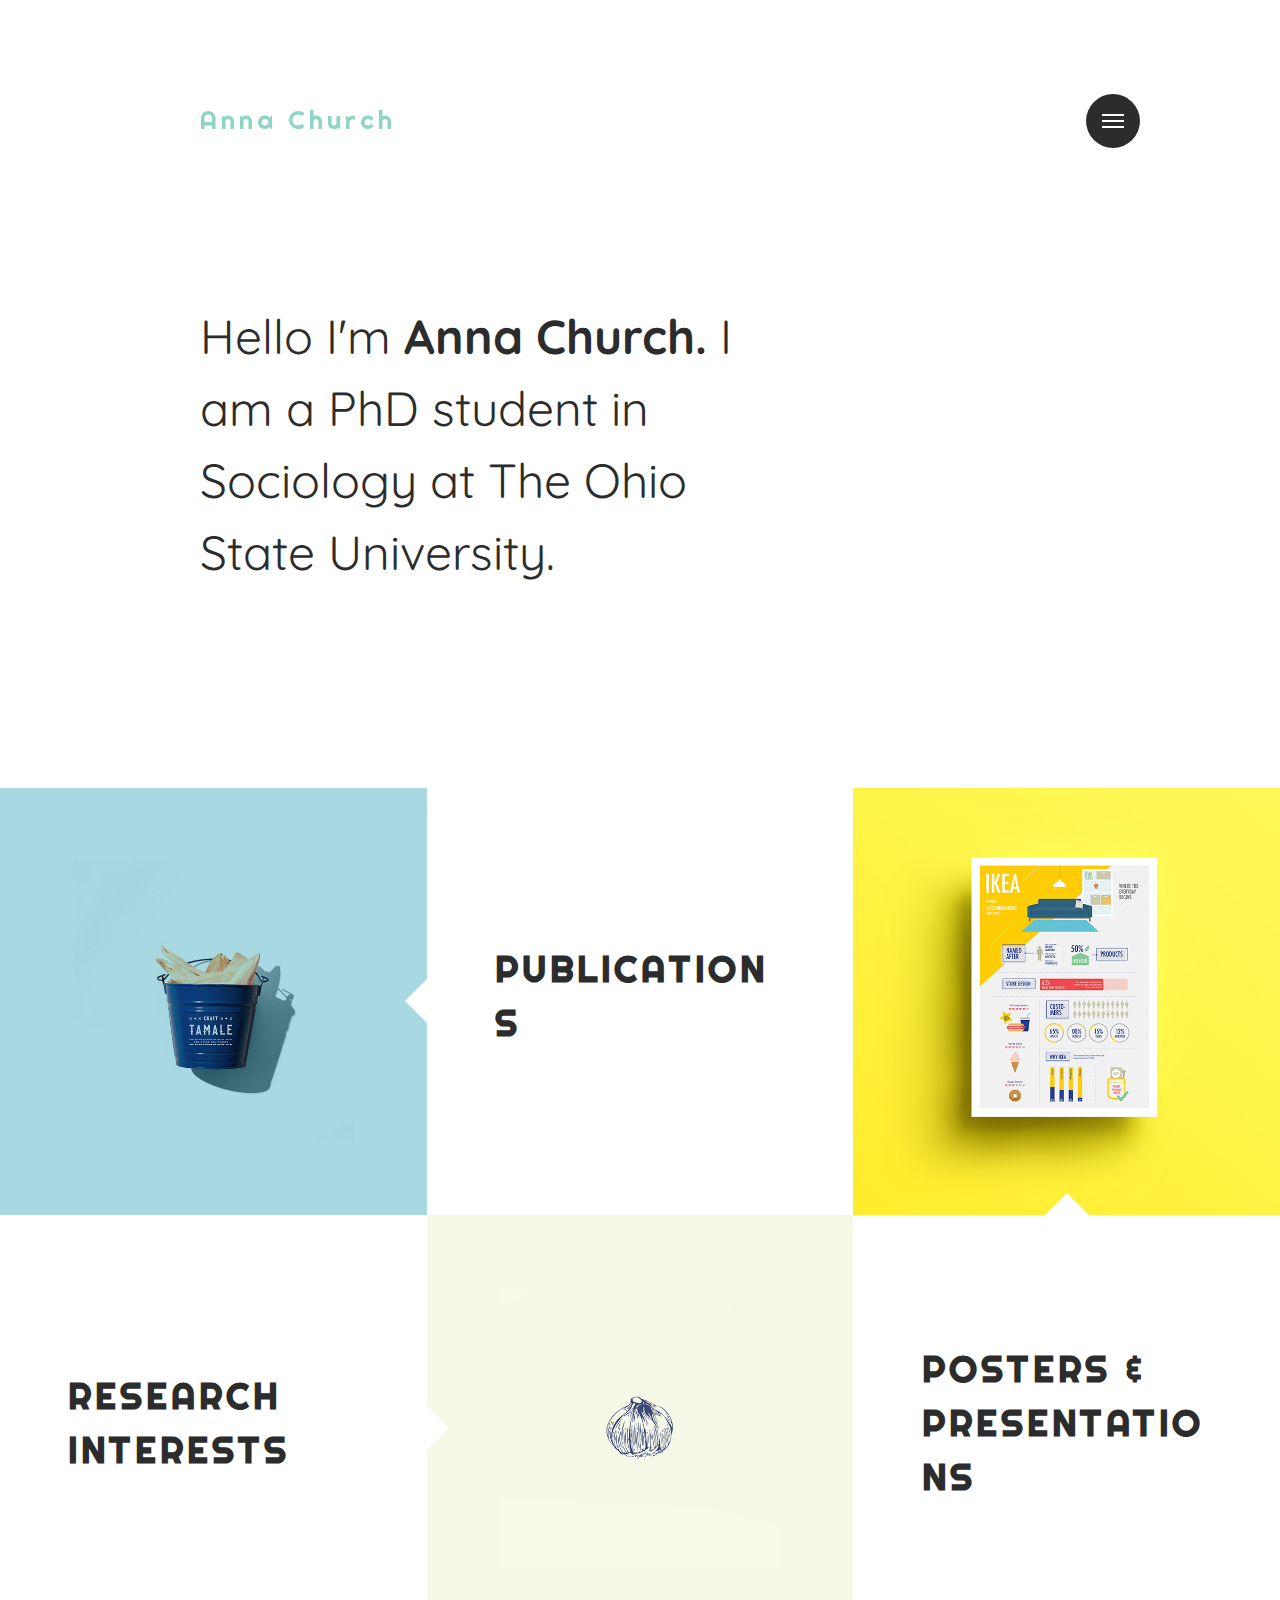
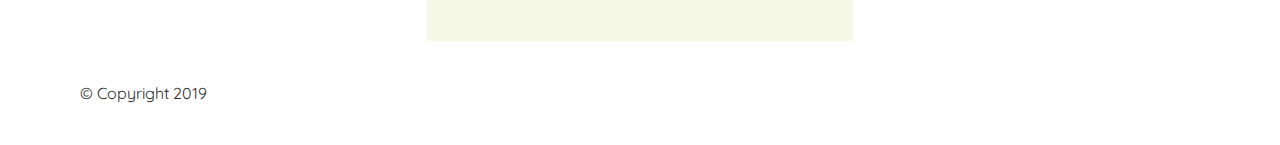
<file: index.html>
<!DOCTYPE html>
<html lang="en" class="no-js">
<head>
<meta http-equiv="Content-Type" content="text/html; charset=utf-8" >
    <meta charset="utf-8" />
    <meta name="viewport" content="width=device-width" />
    <meta http-equiv="x-ua-compatible" content="ie=edge">
    <title>Anna Church</title>
 
    <link rel="stylesheet" href="style.css" media="screen" />
   

    <link href='http://fonts.googleapis.com/css?family=Righteous&subset=latin,latin-ext' rel='stylesheet' type='text/css'>
    <link href='http://fonts.googleapis.com/css?family=Quicksand:300,400,700' rel='stylesheet' type='text/css'>

     <script src="scripts/modernizr.js"></script>

</head>

<body>


    
    <a href="#cd-nav" class="cd-nav-trigger">Menu 
        <span class="cd-nav-icon"></span>

        <svg x="0px" y="0px" width="54px" height="54px" viewBox="0 0 54 54">
            <circle fill="transparent" stroke="#90D4C5" stroke-width="2" cx="27" cy="27" r="25" stroke-dasharray="157 157" stroke-dashoffset="157"></circle>
        </svg>
    </a>
        
    <div id="cd-nav" class="cd-nav">
        <div class="cd-navigation-wrapper">
            <div class="cd-half-block">


                <nav>
                    <ul class="cd-primary-nav">
                        <li><a href="index.html" class="selected">Home</a></li>
                        <li><a href="publications.html">Publications</a></li>
                        <li><a href="research.html">Research</a></li>
                        <li><a href="presentations.html">Presentations</a></li>
                        <li><a href="">CV</a></li>
                        <li><a href="mailto:church.213@osu.edu">Contact</a></li>
                    </ul>
                </nav>
            </div><!-- .cd-half-block -->
            
            <div class="cd-half-block">
                <address>
                    <ul class="cd-contact-info">
                        <li><a href="mailto:church.213@osu.edu">church.213@osu.edu</a></li>
                    </ul>
                    <ul class="cd-contact-socials">
                        <li><a href="https://twitter.com/anna_cchurch?lang=en">Twitter</a></li>   
                        <li><a href="https://github.com/acchurch">Github</a></li>     
                    </ul>
                </address>
            </div> <!-- .cd-half-block -->
        </div> <!-- .cd-navigation-wrapper -->
    </div> <!-- .cd-nav -->

    <div class="site-container">

        <header class="site-header cf">
            <div class="site-title"><a href="index.html">Anna Church</a></div>

            <div class="cf"></div>

            <div class="site-tagline">
                <p>Hello  I'm <strong>Anna Church.</strong> I am a PhD student in Sociology at The Ohio State University.</p>
            </div>
            
        </header><!-- / .site-header -->

        <section class="site-content">
            
            
            <div class="projects-feed cf">

                <article class="project cf">
                    <a href="publications.html" title="Publications">
                        <div class="thumb">
                            <div data-picture data-alt="">
                                <div data-src="img/portfolio-1.jpg"></div>
                                
                                <!--[if (lt IE 9) & (!IEMobile)]>
                                <div data-src="img/portfolio-1.jpg"></div>
                                <![endif]-->
                                
                                <noscript>
                                    <img src="img/portfolio-1.jpg" alt="" />
                                </noscript>
                            </div>
                        </div>

                        <div class="project-content-container">
                            <div class="project-content">
                                <div class="table">
                                    <div class="table-cell">
                                        <h2 class="thumbnail-title">Publications</h2>
                                        
                                        <p class="thumbnail-description"></p>
                                    </div>
                                </div>
                            </div>
                        </div>

                        <div class="overlay"></div>
                    </a>
                </article>
                <article class="project cf">
                    <a href="presentations.html" title="Presentations">
                        <div class="thumb">
                            <div data-picture data-alt="">
                                <div data-src="img/portfolio-2.jpg"></div>
                                
                                <!--[if (lt IE 9) & (!IEMobile)]>
                                <div data-src="img/portfolio-2.jpg"></div>
                                <![endif]-->
                                
                                <noscript>
                                    <img src="img/portfolio-2.jpg" alt="" />
                                </noscript>
                            </div>
                        </div>

                        <div class="project-content-container">
                            <div class="project-content">
                                <div class="table">
                                    <div class="table-cell">
                                        <h2 class="thumbnail-title">Posters & Presentations</h2>
                                        
                                        <p class="thumbnail-description"></p>
                                    </div>
                                </div>
                            </div>
                        </div>

                        <div class="overlay"></div>
                    </a>
                </article>
                <article class="project cf">
                    <a href="research.html" title="Research Interests">
                        <div class="thumb">
                            <div data-picture data-alt="">
                                <div data-src="img/portfolio-3.jpg"></div>
                                
                                <!--[if (lt IE 9) & (!IEMobile)]>
                                <div data-src="img/portfolio-3.jpg"></div>
                                <![endif]-->
                                
                                <noscript>
                                    <img src="img/portfolio-3.jpg" alt="" />
                                </noscript>
                            </div>
                        </div>

                        <div class="project-content-container">
                            <div class="project-content">
                                <div class="table">
                                    <div class="table-cell">
                                        <h2 class="thumbnail-title">Research Interests</h2>
                                        
                                        <p class="thumbnail-description"></p>
                                    </div>
                                </div>
                            </div>
                        </div>

                        <div class="overlay"></div>
                    </a>
                </article>


            <!--END .projects-feed-->
            </div>
                        
        <!--END .site-content-->
        </section>

         <footer class="site-footer cf">
            <p class="footer-text">© Copyright 2019 </p>
        </footer>
    <!--END .site-container-->
    </div>

    <script src="scripts/jquery-2.1.4.min.js"></script>
    <script src="scripts/jquery.fitvids.js"></script>
    <script src="scripts/jquery.imagesloaded.min.js"></script>
    <script src="scripts/main.js"></script>  
 

</body>
</html>
</file>
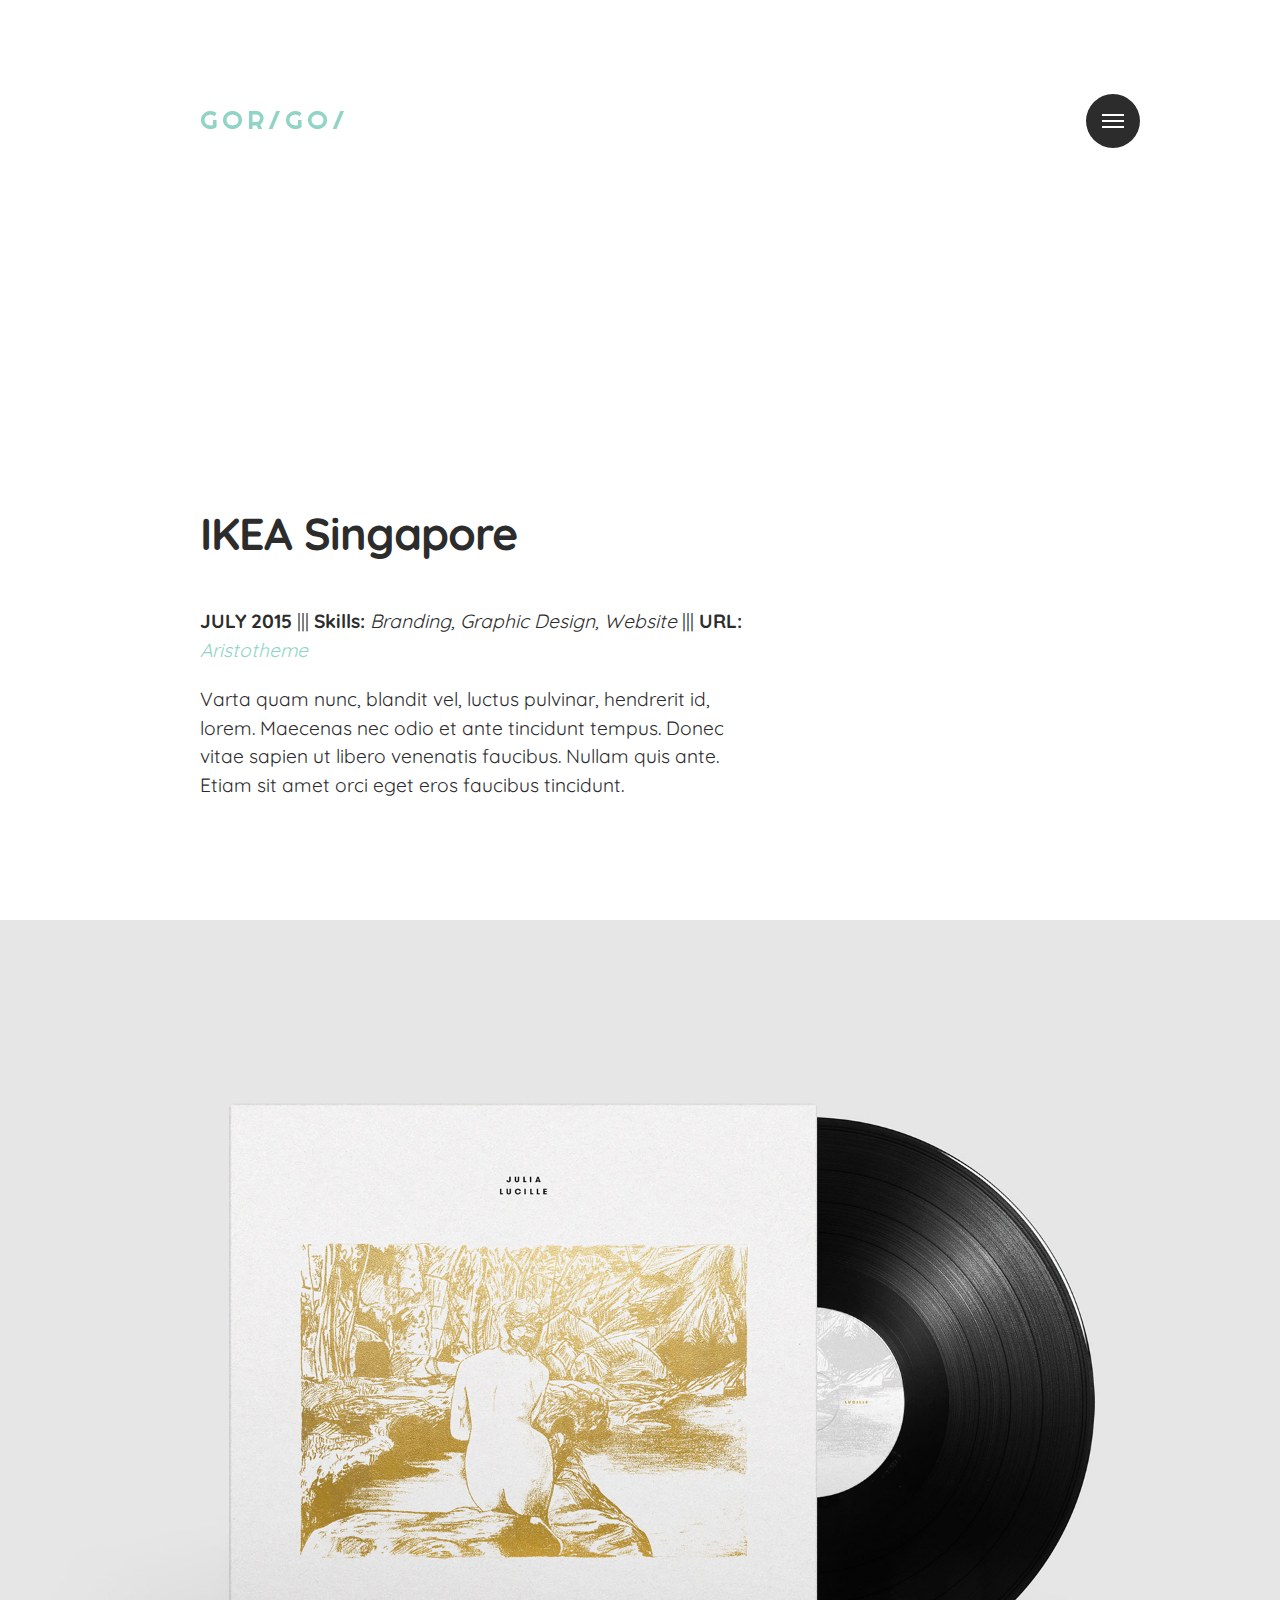
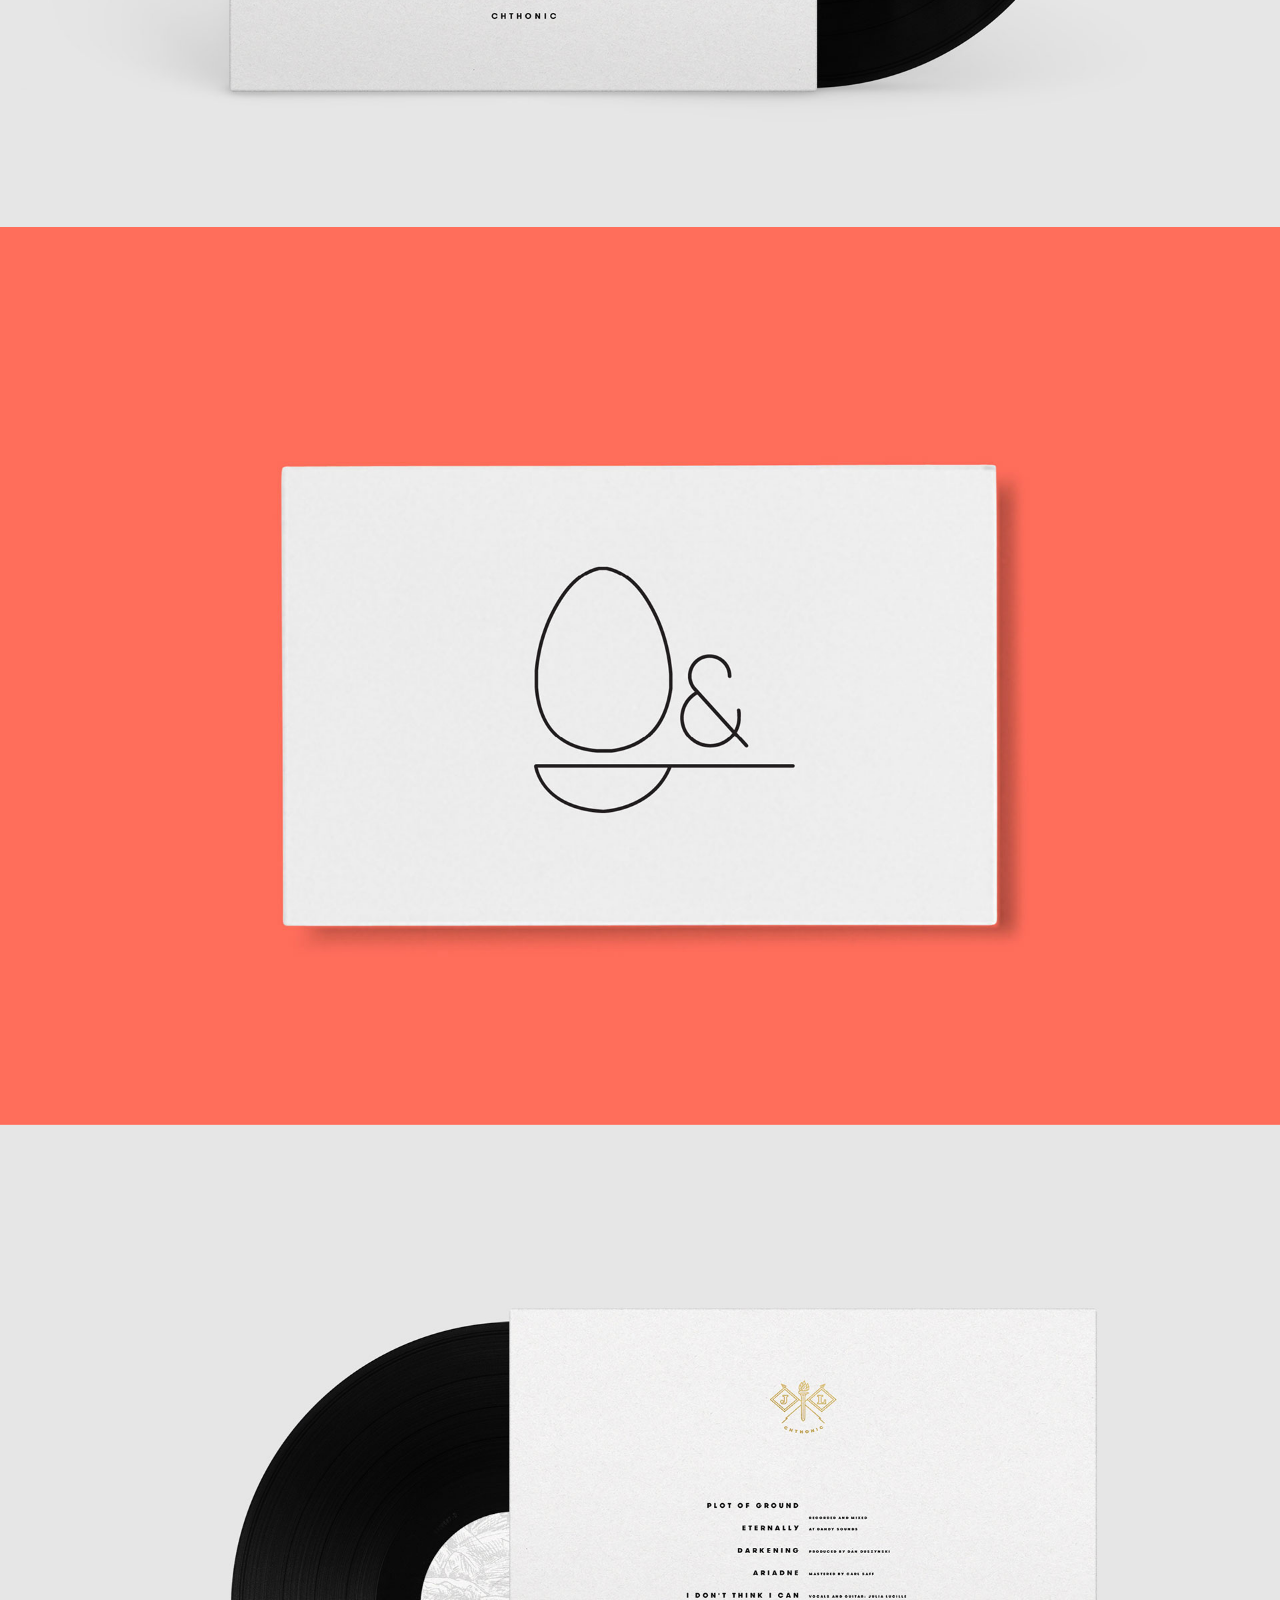
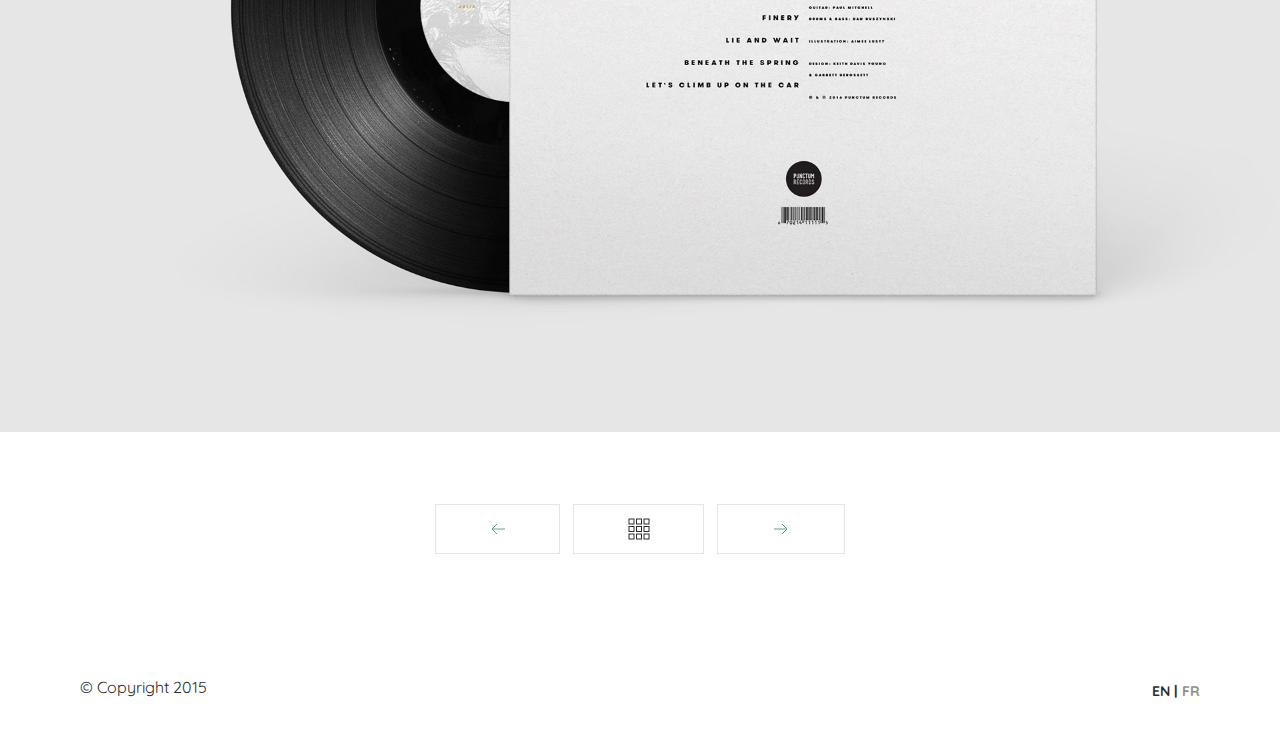
<file: portfolio-item.html>
<!DOCTYPE html>
<html lang="en" class="no-js">
<head>
<meta http-equiv="Content-Type" content="text/html; charset=utf-8" >
    <meta charset="utf-8" />
    <meta name="viewport" content="width=device-width" />
    <meta http-equiv="x-ua-compatible" content="ie=edge">
    <title>GOR/GO/</title>
 
    <link rel="stylesheet" href="style.css" media="screen" />
   

    <link href='http://fonts.googleapis.com/css?family=Righteous&subset=latin,latin-ext' rel='stylesheet' type='text/css'>
    <link href='http://fonts.googleapis.com/css?family=Quicksand:300,400,700' rel='stylesheet' type='text/css'>

     <script src="scripts/modernizr.js"></script>

</head>

<body>
    
    <a href="#cd-nav" class="cd-nav-trigger">Menu 
        <span class="cd-nav-icon"></span>

        <svg x="0px" y="0px" width="54px" height="54px" viewBox="0 0 54 54">
            <circle fill="transparent" stroke="#90D4C5" stroke-width="2" cx="27" cy="27" r="25" stroke-dasharray="157 157" stroke-dashoffset="157"></circle>
        </svg>
    </a>
        
    <div id="cd-nav" class="cd-nav">
        <div class="cd-navigation-wrapper">
            <div class="cd-half-block">


                <nav>
                    <ul class="cd-primary-nav">
                        <li><a href="index.html" class="selected">Showcase</a></li>
                        <li><a href="news.html">News</a></li>
                        <li><a href="profile.html">Profile</a></li>
                        <li><a href="#">Docs</a></li>
                        <li><a href="#">Contact</a></li>
                    </ul>
                </nav>
            </div><!-- .cd-half-block -->
            
            <div class="cd-half-block">
                <address>
                    <ul class="cd-contact-info">
                        <li><a href="mailto:info@myemail.co">info@myemail.co</a></li>
                        <li>0244-12345678</li>
                    </ul>
                    <ul class="cd-contact-socials">
                        <li><a href="#0">Instagram</a></li>   
                        <li><a href="#0">Behance</a></li>   
                        <li><a href="#0">Dribbble</a></li>    
                    </ul>
                </address>
            </div> <!-- .cd-half-block -->
        </div> <!-- .cd-navigation-wrapper -->
    </div> <!-- .cd-nav -->

    <div class="site-container">

        <header class="site-header cf">
            <div class="site-title"><a href="index.html">GOR/GO/</a></div>
            <div class="cf"></div>
        </header><!-- / .site-header -->

        <section class="site-content">

            <div class="page-desc">
                 <h1>IKEA Singapore</h1>
                <p><strong> JULY 2015</strong> ||| <strong>Skills:</strong> <i>Branding, Graphic Design, Website</i> ||| <strong>URL:</strong> <a href="#0"><i>Aristotheme</i></a></p>
                <p>Varta quam nunc, blandit vel, luctus pulvinar, hendrerit id, lorem. Maecenas nec odio et ante tincidunt tempus. Donec vitae sapien ut libero venenatis faucibus. Nullam quis ante. Etiam sit amet orci eget eros faucibus tincidunt. </p>
            </div>
            
            <article class="project">

                <div class="project-assets">
                    <div class="image">
                        <div data-picture>
                            <div data-src="img/item-1.jpg"></div>
                            <div data-src="img/item-1.jpg" data-media="(-webkit-min-device-pixel-ratio: 2),(min--moz-device-pixel-ratio: 2),(-o-min-device-pixel-ratio: 2/1),(min-device-pixel-ratio: 2),(min-resolution: 192dpi),(min-resolution: 2dppx)"></div>
                            <!--[if (lt IE 9) & (!IEMobile)]>
                                <div data-src="img/item-1.jpg"></div>
                            <![endif]-->
                            <noscript>
                                <img src="img/item-1.jpg" alt="" />
                            </noscript>
                        </div>
                    </div>
                    <div class="image">
                        <div data-picture>
                            <div data-src="img/item-2.jpg"></div>
                            <div data-src="img/item-2.jpg" data-media="(-webkit-min-device-pixel-ratio: 2),(min--moz-device-pixel-ratio: 2),(-o-min-device-pixel-ratio: 2/1),(min-device-pixel-ratio: 2),(min-resolution: 192dpi),(min-resolution: 2dppx)"></div>
                            <!--[if (lt IE 9) & (!IEMobile)]>
                                <div data-src="img/item-2.jpg"></div>
                            <![endif]-->
                            <noscript>
                                <img src="img/item-2.jpg" alt="" />
                            </noscript>
                        </div>
                    </div>
                    <div class="image">
                        <div data-picture>
                            <div data-src="img/item-3.jpg"></div>
                            <div data-src="img/item-3.jpg" data-media="(-webkit-min-device-pixel-ratio: 2),(min--moz-device-pixel-ratio: 2),(-o-min-device-pixel-ratio: 2/1),(min-device-pixel-ratio: 2),(min-resolution: 192dpi),(min-resolution: 2dppx)"></div>
                            <!--[if (lt IE 9) & (!IEMobile)]>
                                <div data-src="img/item-3.jpg"></div>
                            <![endif]-->
                            <noscript>
                                <img src="img/item-3.jpg" alt="" />
                            </noscript>
                        </div>
                    </div>
                </div>         
            </article>
   
        <!--END .site-content-->
        </section>


 
        <nav role="navigation">
            <ul class="cd-pagination animated-buttons custom-icons">
                <li class="button"><a href="#0"><i>Prev</i></a></li>
                <li class="button-main"><a href="#0"><i>Portfolio</i></a></li>
                <li class="button"><a href="#0"><i>Next</i></a></li>

            </ul>
        </nav> <!-- cd-pagination-wrapper -->
 

         <footer class="site-footer cf">
            <p class="footer-text">© Copyright 2015 </p>
            <nav class="languages" role="navigation">
              <ul>
             
                <li class="active"><a href="#">EN |</a></li>
                <li><a href="#">FR</a></li>
             
              </ul>
            </nav> 
        </footer>


    <!--END .site-container-->
    </div>

    <script src="scripts/jquery-2.1.4.min.js"></script>
    <script src="scripts/jquery.fitvids.js"></script>
    <script src="scripts/jquery.imagesloaded.min.js"></script>
    <script src="scripts/main.js"></script>  
 

</body>
</html>
</file>
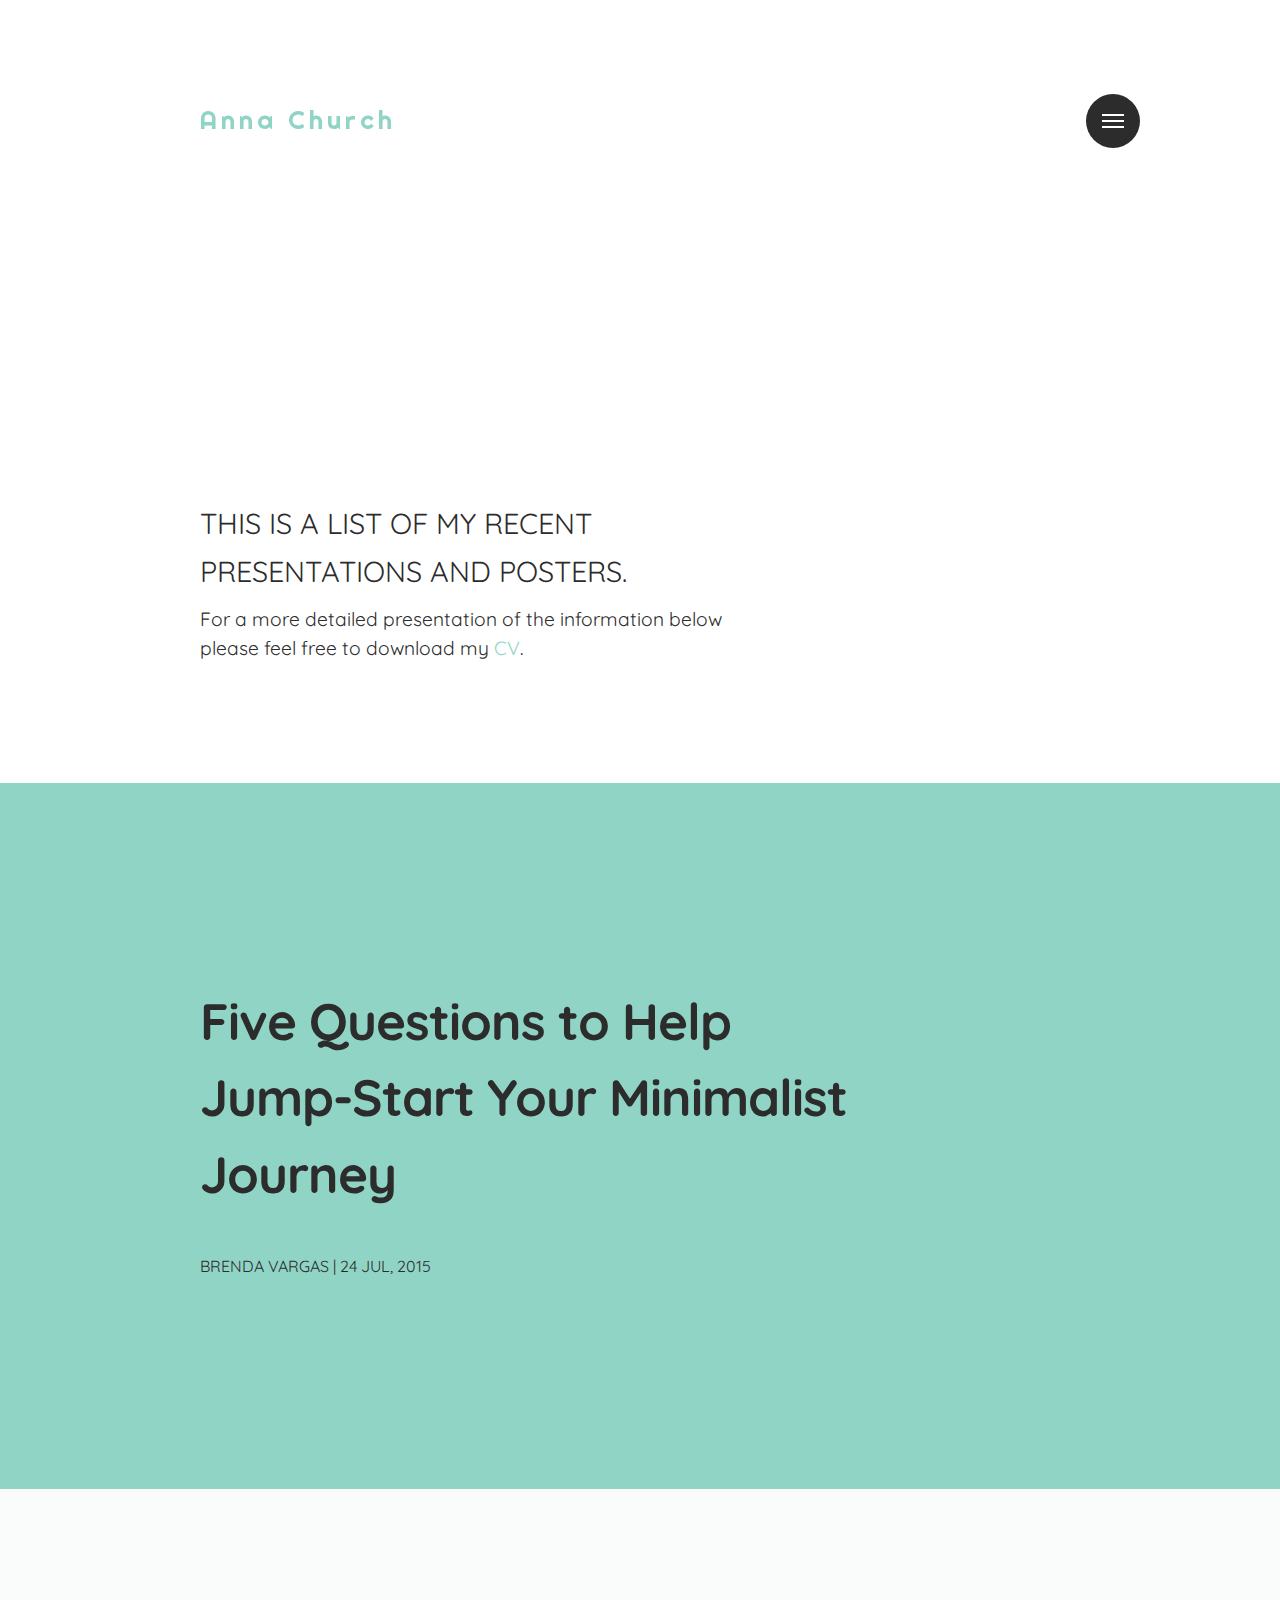
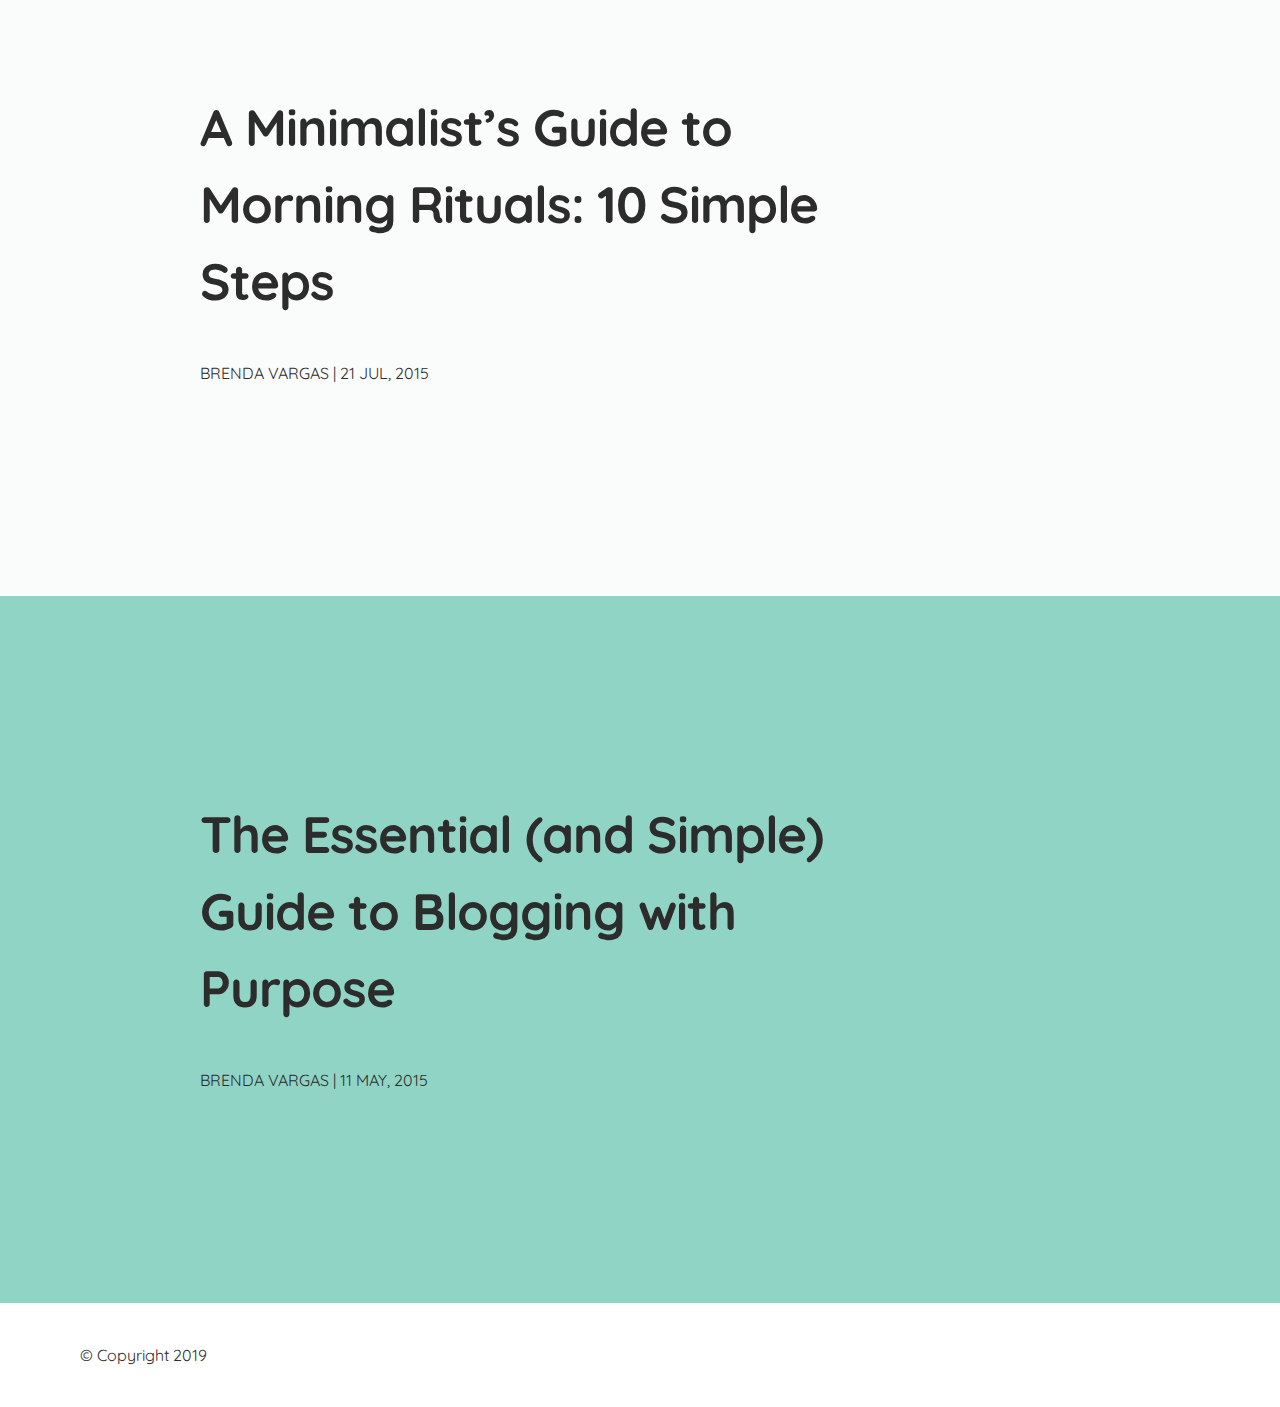
<file: presentations.html>
<!DOCTYPE html>
<html lang="en" class="no-js">
<head>
<meta http-equiv="Content-Type" content="text/html; charset=utf-8" >
    <meta charset="utf-8" />
    <meta name="viewport" content="width=device-width" />
    <meta http-equiv="x-ua-compatible" content="ie=edge">
    <title>Anna Church</title>
 
    <link rel="stylesheet" href="style.css" media="screen" />
   

    <link href='http://fonts.googleapis.com/css?family=Righteous&subset=latin,latin-ext' rel='stylesheet' type='text/css'>
    <link href='http://fonts.googleapis.com/css?family=Quicksand:300,400,700' rel='stylesheet' type='text/css'>

     <script src="scripts/modernizr.js"></script>

</head>

<body>
    
    <a href="#cd-nav" class="cd-nav-trigger">Menu 
        <span class="cd-nav-icon"></span>

        <svg x="0px" y="0px" width="54px" height="54px" viewBox="0 0 54 54">
            <circle fill="transparent" stroke="#90D4C5" stroke-width="2" cx="27" cy="27" r="25" stroke-dasharray="157 157" stroke-dashoffset="157"></circle>
        </svg>
    </a>
        
    <div id="cd-nav" class="cd-nav">
        <div class="cd-navigation-wrapper">
            <div class="cd-half-block">


                <nav>
                    <ul class="cd-primary-nav">
                        <li><a href="index.html" class="selected">Home</a></li>
                        <li><a href="publications.html">Publications</a></li>
                        <li><a href="research.html">Research</a></li>
                        <li><a href="presentations.html">Presentations</a></li>
                        <li><a href="">CV</a></li>
                        <li><a href="mailto:church.213@osu.edu">Contact</a></li>
                    </ul>
                </nav>
            </div><!-- .cd-half-block -->
            
            <div class="cd-half-block">
                <address>
                    <ul class="cd-contact-info">
                        <li><a href="mailto:church.213@osu.edu">church.213@osu.edu</a></li>
                    </ul>
                    <ul class="cd-contact-socials">
                        <li><a href="https://twitter.com/anna_cchurch?lang=en">Twitter</a></li>   
                        <li><a href="https://github.com/acchurch">Github</a></li>     
                    </ul>
                </address>
            </div> <!-- .cd-half-block -->
        </div> <!-- .cd-navigation-wrapper -->
    </div> <!-- .cd-nav -->

    <div class="site-container">

        <header class="site-header cf">
            <div class="site-title"><a href="index.html">Anna Church</a></div>

            <div class="cf"></div>

        </header><!-- / .site-header -->

        <section class="site-content">

            <div class="page-desc">
                <h4>This is a list of my recent presentations and posters.</h4>
                <p>For a more detailed presentation of the information below please feel free to download my <a href="">CV</a>.</p>
            </div>
            
            <article class="news">


                <div class="blog_item full grey_bg ">
                    <div class="abs_bg" style="background-image: url('img/news-3.jpg')"></div>
                    <div class="blog_item_inner">
                        <h1>Five Questions to Help Jump-Start Your Minimalist Journey</h1>
                        <h5 class="date">Brenda Vargas | 24 Jul, 2015</h5>
                    </div>
                </div>
                <div class="blog_item full">
                    <div class="abs_bg" style="background-image: url('img/news-2.jpg')"></div>
                    <div class="blog_item_inner">
                        <h1>A Minimalist’s Guide to Morning Rituals: 10 Simple Steps</h1>
                        <h5 class="date">Brenda Vargas | 21 Jul, 2015</h5>
                    </div>
                </div>
                <div class="blog_item full grey_bg">
                    <div class="abs_bg" style="background-image: url('img/news-1.jpg')"></div>
                    <div class="blog_item_inner">
                        <h1>The Essential (and Simple) Guide to Blogging with Purpose</h1>
                        <h5 class="date">Brenda Vargas | 11 May, 2015</h5>
                    </div>
                </div>
       
            </article>
   
        <!--END .site-content-->
        </section>
 

         <footer class="site-footer cf">
            <p class="footer-text">© Copyright 2019 </p>
        </footer>


    <!--END .site-container-->
    </div>

    <script src="scripts/jquery-2.1.4.min.js"></script>
    <script src="scripts/jquery.fitvids.js"></script>
    <script src="scripts/jquery.imagesloaded.min.js"></script>
    <script src="scripts/main.js"></script>  
 

</body>
</html>
</file>
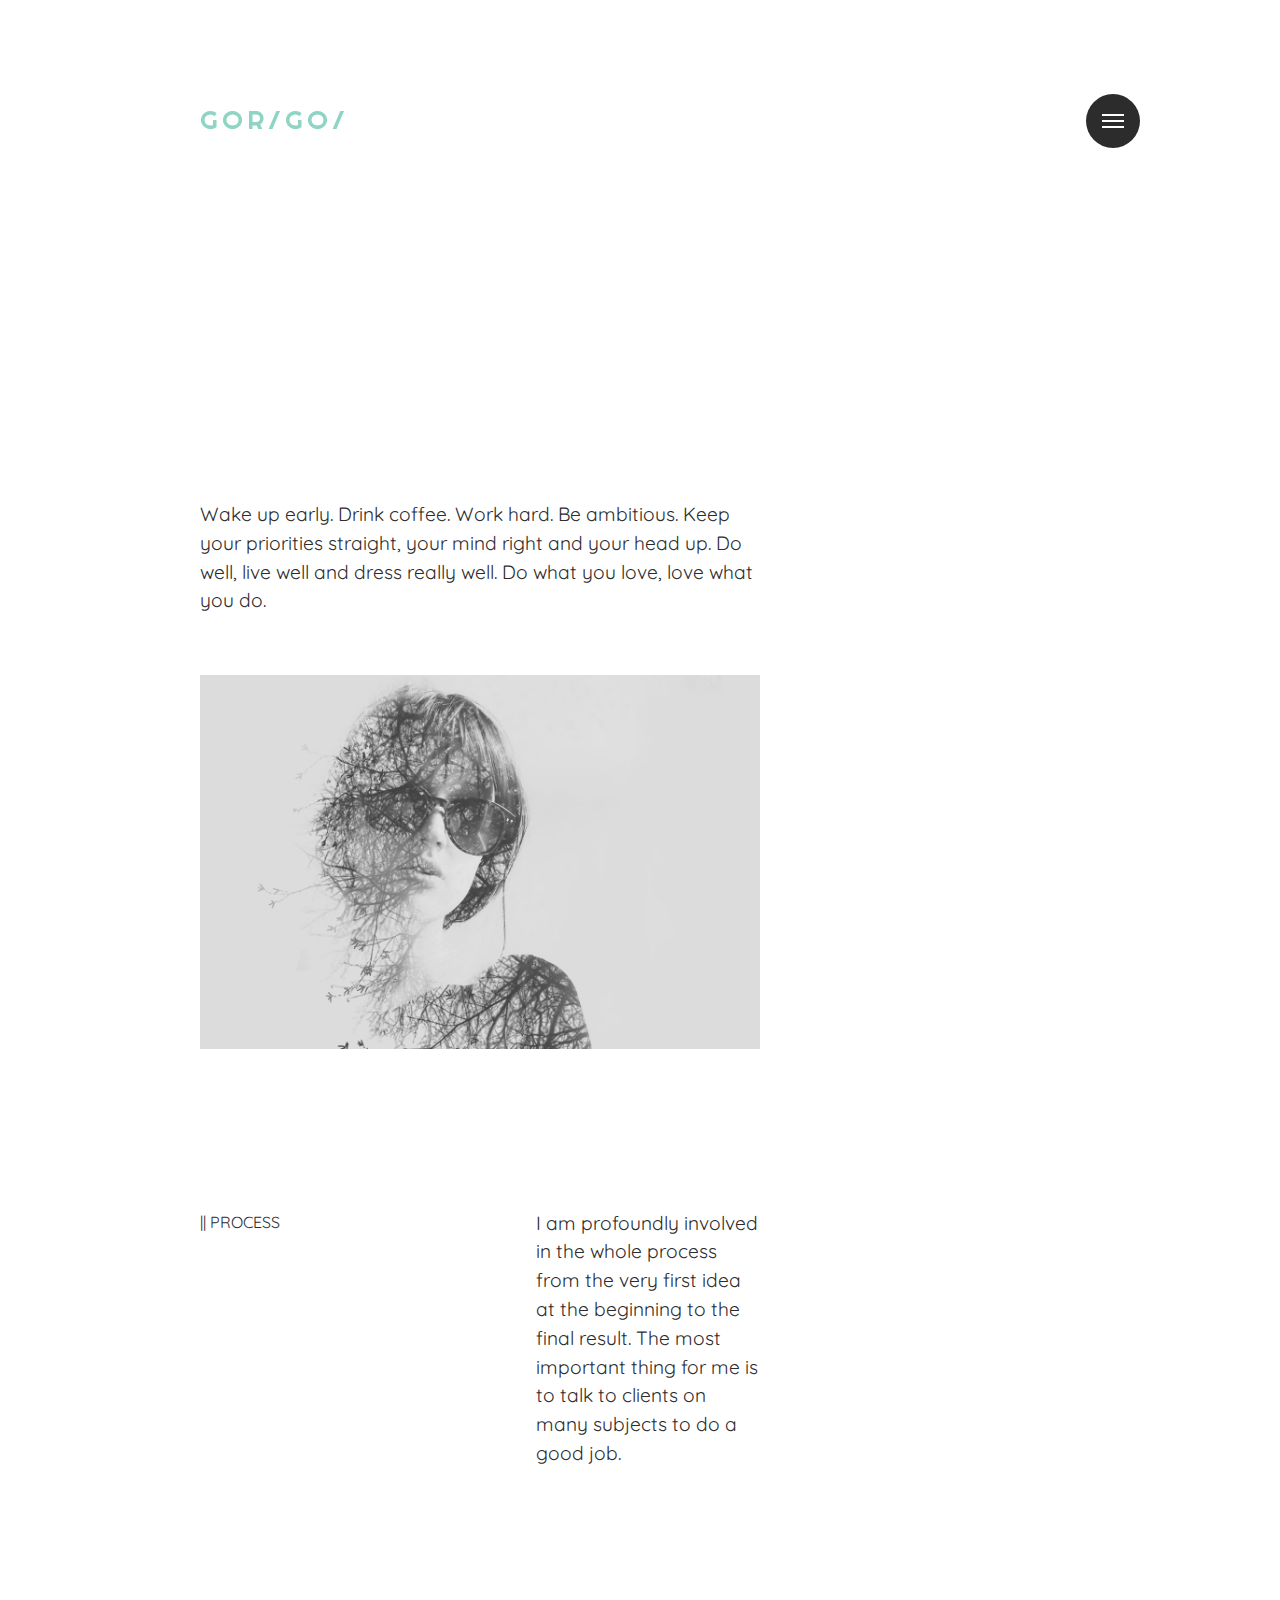
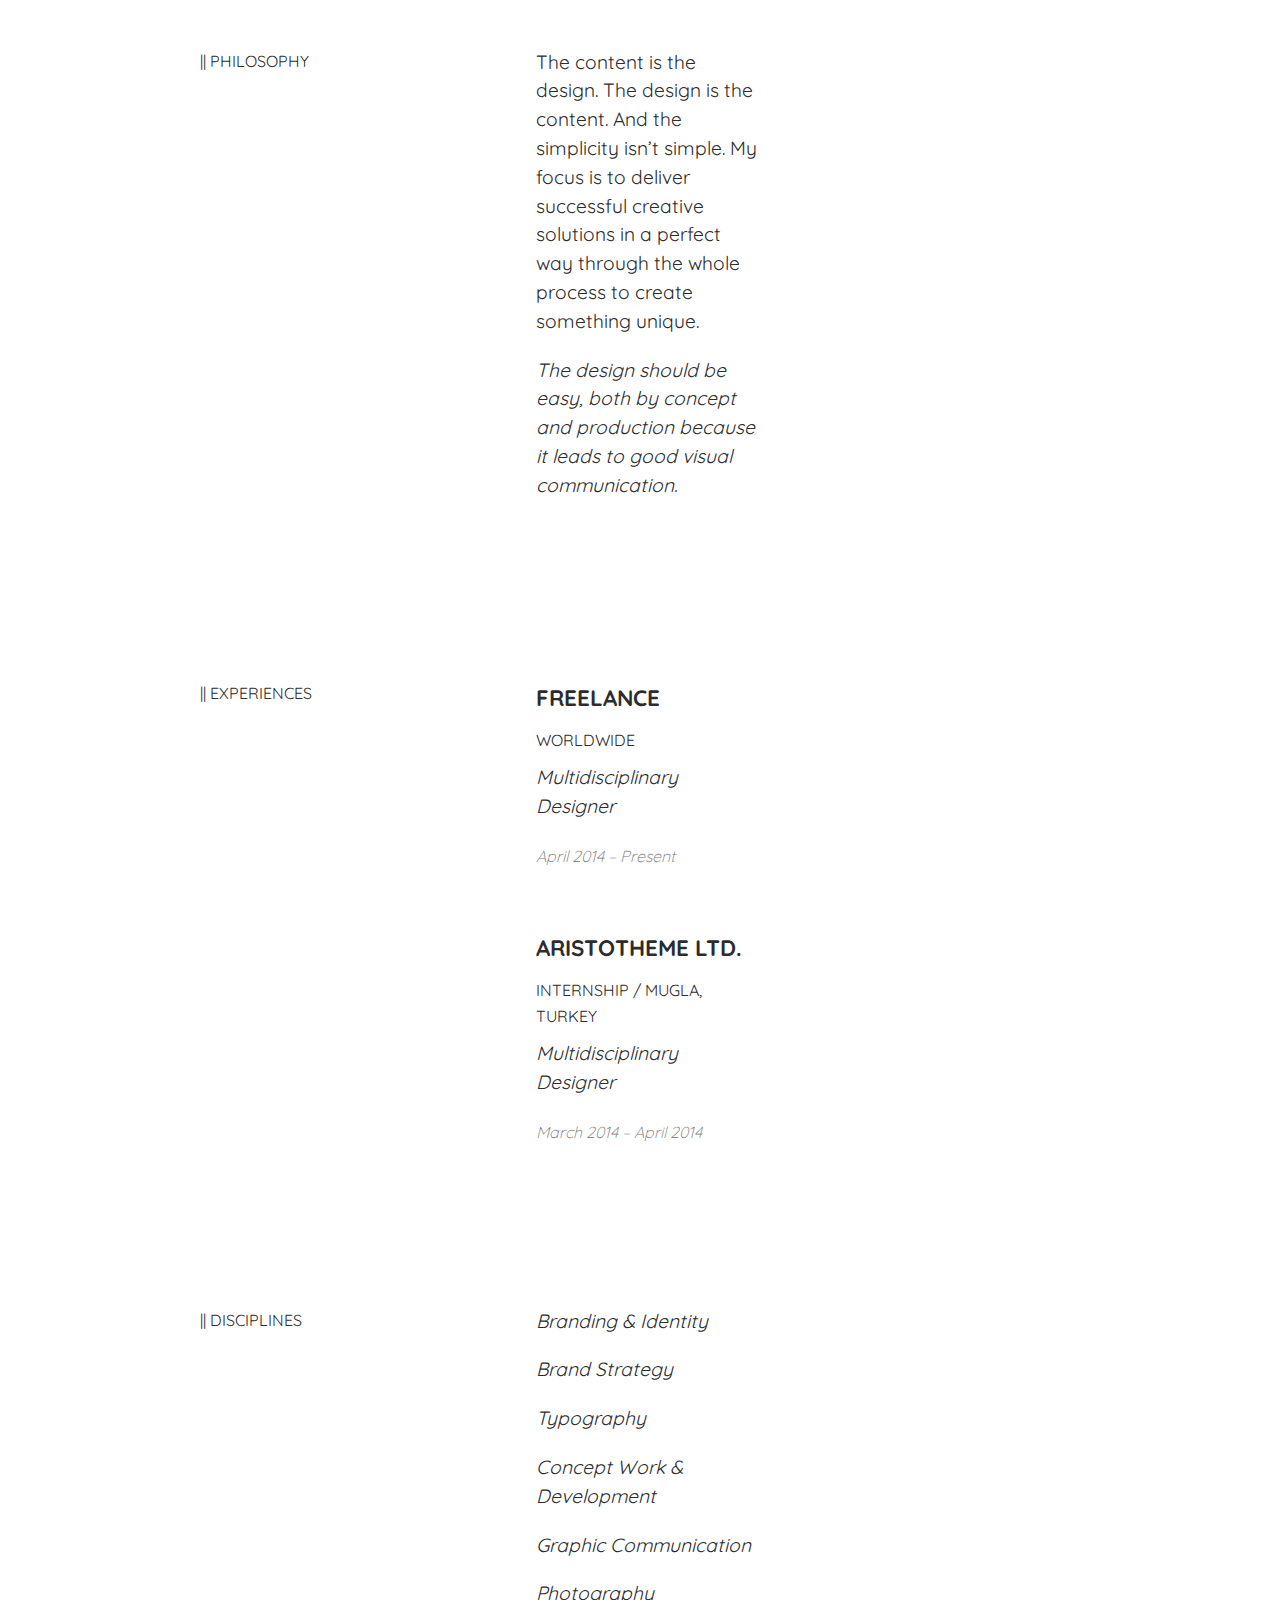
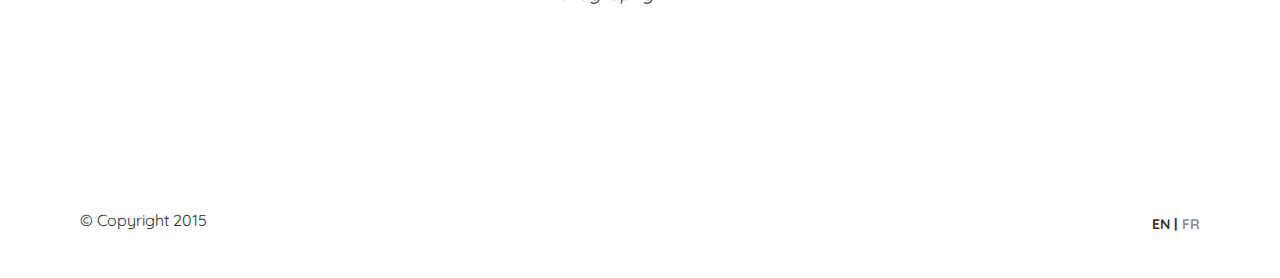
<file: profile.html>
<!DOCTYPE html>
<html lang="en" class="no-js">
<head>
<meta http-equiv="Content-Type" content="text/html; charset=utf-8" >
    <meta charset="utf-8" />
    <meta name="viewport" content="width=device-width" />
    <meta http-equiv="x-ua-compatible" content="ie=edge">
    <title>GOR/GO/</title>
 
    <link rel="stylesheet" href="style.css" media="screen" />
   

    <link href='http://fonts.googleapis.com/css?family=Righteous&subset=latin,latin-ext' rel='stylesheet' type='text/css'>
    <link href='http://fonts.googleapis.com/css?family=Quicksand:300,400,700' rel='stylesheet' type='text/css'>

     <script src="scripts/modernizr.js"></script>

</head>

<body>
    
    <a href="#cd-nav" class="cd-nav-trigger">Menu 
        <span class="cd-nav-icon"></span>

        <svg x="0px" y="0px" width="54px" height="54px" viewBox="0 0 54 54">
            <circle fill="transparent" stroke="#90D4C5" stroke-width="2" cx="27" cy="27" r="25" stroke-dasharray="157 157" stroke-dashoffset="157"></circle>
        </svg>
    </a>
        
    <div id="cd-nav" class="cd-nav">
        <div class="cd-navigation-wrapper">
            <div class="cd-half-block">


                <nav>
                    <ul class="cd-primary-nav">
                        <li><a href="index.html" class="selected">Showcase</a></li>
                        <li><a href="news.html">News</a></li>
                        <li><a href="profile.html">Profile</a></li>
                        <li><a href="#">Docs</a></li>
                        <li><a href="#">Contact</a></li>
                    </ul>
                </nav>
            </div><!-- .cd-half-block -->
            
            <div class="cd-half-block">
                <address>
                    <ul class="cd-contact-info">
                        <li><a href="mailto:info@myemail.co">info@myemail.co</a></li>
                        <li>0244-12345678</li>
                    </ul>
                    <ul class="cd-contact-socials">
                        <li><a href="#0">Instagram</a></li>   
                        <li><a href="#0">Behance</a></li>   
                        <li><a href="#0">Dribbble</a></li>    
                    </ul>
                </address>
            </div> <!-- .cd-half-block -->
        </div> <!-- .cd-navigation-wrapper -->
    </div> <!-- .cd-nav -->

    <div class="site-container">

        <header class="site-header cf">
            <div class="site-title"><a href="index.html">GOR/GO/</a></div>

            <div class="cf"></div>

        </header><!-- / .site-header -->

        <section class="site-content">

            <div class="page-desc">
                <p>Wake up early. Drink coffee. Work hard. Be ambitious. Keep your priorities straight, your mind right and your head up. Do well, live well and dress really well. Do what you love, love what you do.</p>
                
                <img src="img/profile.jpg" alt="" />
                
                <div class="row">
                    <div class="large-2">
                      <h6>|| PROCESS</h6>
                    </div>
                    <div class="large-2">
                      <p>I am profoundly involved in the whole process from the very first idea at the beginning to the final result. The most important thing for me is to talk to clients on many subjects to do a good job. </p>
                    </div>
                </div>
                <div class="row">
                    <div class="large-2">
                      <h6>|| PHILOSOPHY</h6>
                    </div>
                    <div class="large-2">
                      <p>The content is the design. The design is the content. And the simplicity isn’t simple. My focus is to deliver successful creative solutions in a perfect way through the whole process to create something unique.</p>
                      <p><i>The design should be easy, both by concept and production because it leads to good visual communication.</i> </p>
                    </div>
                </div>
                <div class="row">
                    <div class="large-2">
                      <h6>|| EXPERIENCES</h6>
                    </div>
                    <div class="large-2">
                      <h5><strong>Freelance</strong></h5>
                      <h6>Worldwide</h6>
                      <p><i>Multidisciplinary Designer</i></p>
                      <small><i>April 2014 – Present</i></small>

                      <br/>  <br/>  <br/>

                      <h5><strong>Aristotheme Ltd.</strong></h5>
                      <h6>Internship / Mugla, TURKEY</h6>
                      <p><i>Multidisciplinary Designer</i></p>
                      <small><i>March 2014 – April 2014</i></small>
                      
                    </div>
                </div>

                <div class="row">
                    <div class="large-2">
                      <h6>|| DISCIPLINES</h6>
                    </div>
                    <div class="large-2">
                        <p><i>Branding & Identity</i></p>
                        <p><i>Brand Strategy</i></p>
                        <p><i>Typography</i></p>
                        <p><i>Concept Work & Development</i></p>
                        <p><i>Graphic Communication</i></p>
                        <p><i>Photography</i></p>
                    </div>
                </div>
            </div>
            
            <article>

                
                
                
             

            </article>
   
        <!--END .site-content-->
        </section>

 

         <footer class="site-footer cf">
            <p class="footer-text">© Copyright 2015 </p>
            <nav class="languages" role="navigation">
              <ul>
             
                <li class="active"><a href="#">EN |</a></li>
                <li><a href="#">FR</a></li>
             
              </ul>
            </nav> 
        </footer>


    <!--END .site-container-->
    </div>

    <script src="scripts/jquery-2.1.4.min.js"></script>
    <script src="scripts/jquery.fitvids.js"></script>
    <script src="scripts/jquery.imagesloaded.min.js"></script>
    <script src="scripts/main.js"></script>  
 

</body>
</html>
</file>
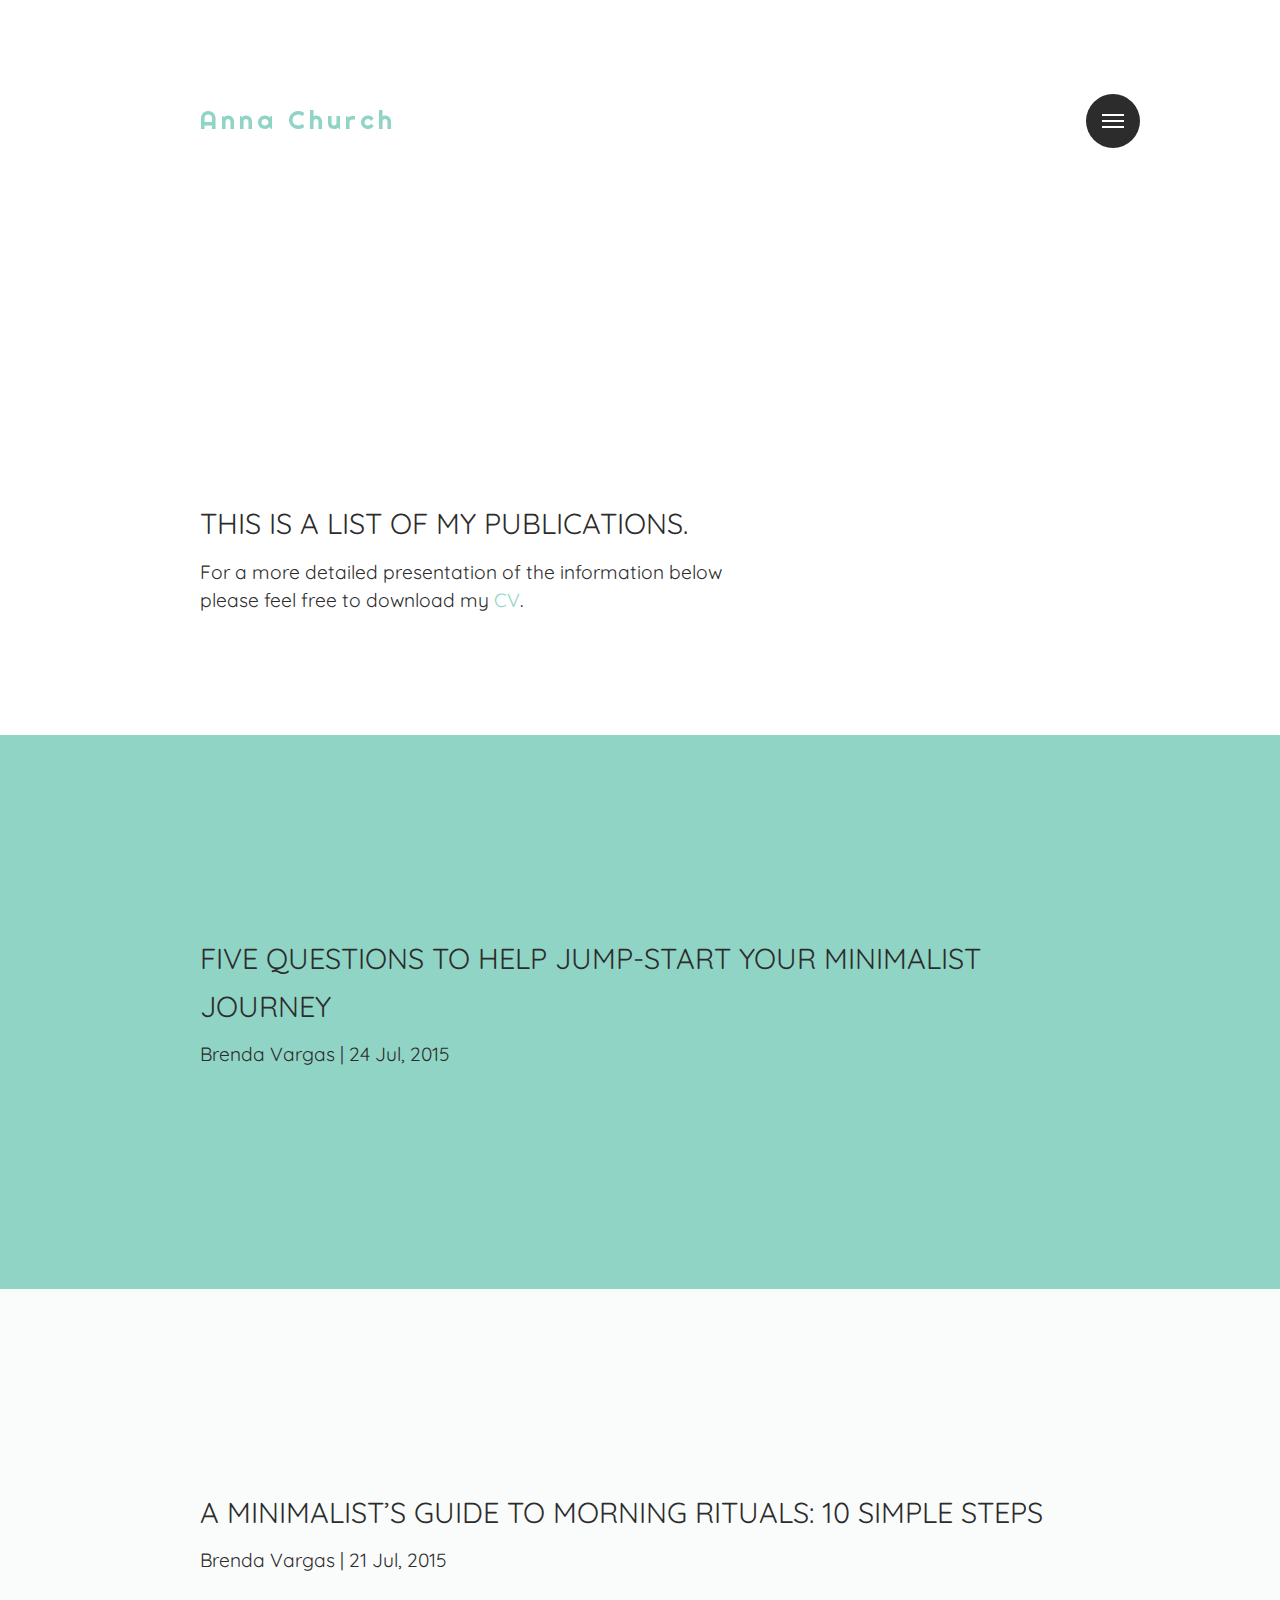
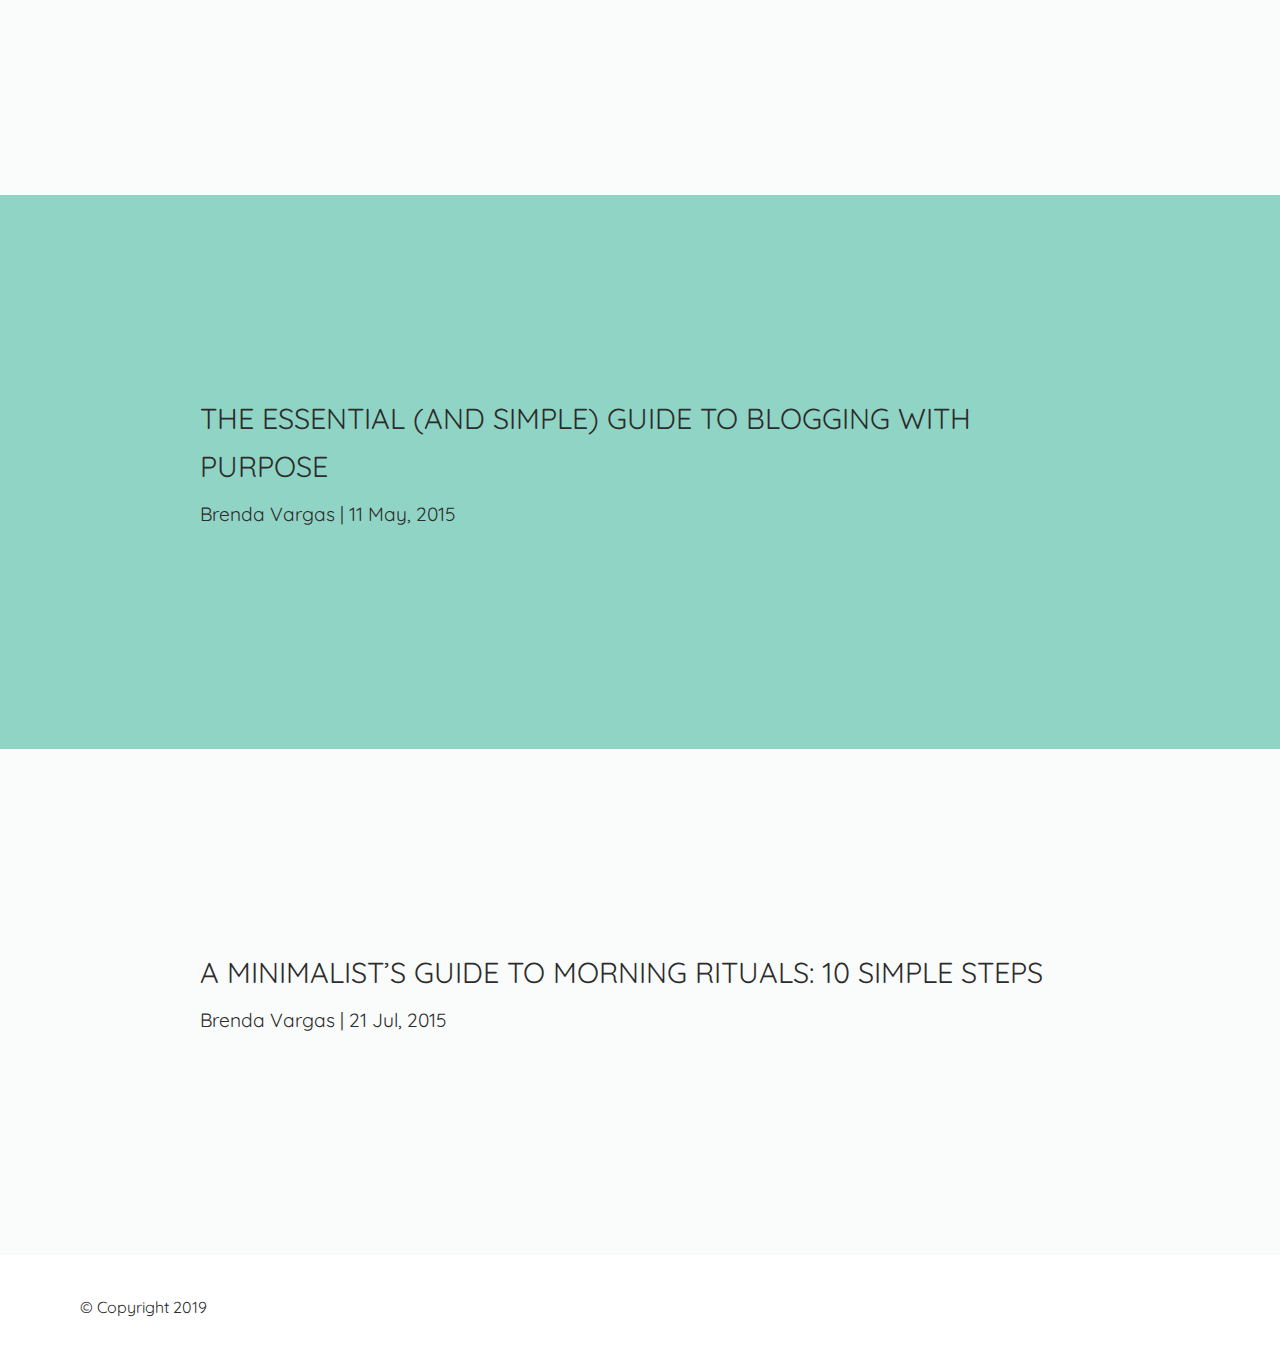
<file: publications.html>
<!DOCTYPE html>
<html lang="en" class="no-js">
<head>
<meta http-equiv="Content-Type" content="text/html; charset=utf-8" >
    <meta charset="utf-8" />
    <meta name="viewport" content="width=device-width" />
    <meta http-equiv="x-ua-compatible" content="ie=edge">
    <title>Anna Church</title>
 
    <link rel="stylesheet" href="style.css" media="screen" />
   

    <link href='http://fonts.googleapis.com/css?family=Righteous&subset=latin,latin-ext' rel='stylesheet' type='text/css'>
    <link href='http://fonts.googleapis.com/css?family=Quicksand:300,400,700' rel='stylesheet' type='text/css'>

     <script src="scripts/modernizr.js"></script>

</head>

<body>
    
    <a href="#cd-nav" class="cd-nav-trigger">Menu 
        <span class="cd-nav-icon"></span>

        <svg x="0px" y="0px" width="54px" height="54px" viewBox="0 0 54 54">
            <circle fill="transparent" stroke="#90D4C5" stroke-width="2" cx="27" cy="27" r="25" stroke-dasharray="157 157" stroke-dashoffset="157"></circle>
        </svg>
    </a>
        
    <div id="cd-nav" class="cd-nav">
        <div class="cd-navigation-wrapper">
            <div class="cd-half-block">


                <nav>
                    <ul class="cd-primary-nav">
                        <li><a href="index.html" class="selected">Home</a></li>
                        <li><a href="publications.html">Publications</a></li>
                        <li><a href="research.html">Research</a></li>
                        <li><a href="presentations.html">Presentations</a></li>
                        <li><a href="">CV</a></li>
                        <li><a href="mailto:church.213@osu.edu">Contact</a></li>
                    </ul>
                </nav>
            </div><!-- .cd-half-block -->
            
            <div class="cd-half-block">
                <address>
                    <ul class="cd-contact-info">
                        <li><a href="mailto:church.213@osu.edu">church.213@osu.edu</a></li>
                    </ul>
                    <ul class="cd-contact-socials">
                        <li><a href="https://twitter.com/anna_cchurch?lang=en">Twitter</a></li>   
                        <li><a href="https://github.com/acchurch">Github</a></li>     
                    </ul>
                </address>
            </div> <!-- .cd-half-block -->
        </div> <!-- .cd-navigation-wrapper -->
    </div> <!-- .cd-nav -->

    <div class="site-container">

        <header class="site-header cf">
            <div class="site-title"><a href="index.html">Anna Church</a></div>

            <div class="cf"></div>

        </header><!-- / .site-header -->

        <section class="site-content">

            <div class="page-desc">
                <h4>This is a list of my publications.</h4>
                <p>For a more detailed presentation of the information below please feel free to download my <a href="">CV</a>.</p>
            </div>
            
            <article class="news">


                <div class="blog_item full grey_bg ">
                    <div class="blog_item_inner">
                        <h4>Five Questions to Help Jump-Start Your Minimalist Journey</h4>
                        <p class="date">Brenda Vargas | 24 Jul, 2015</p>
                    </div>
                </div>
                <div class="blog_item full">
                    <div class="blog_item_inner">
                        <h4>A Minimalist’s Guide to Morning Rituals: 10 Simple Steps</h4>
                        <p class="date">Brenda Vargas | 21 Jul, 2015</p>
                    </div>
                </div>
                <div class="blog_item full grey_bg">
                    <div class="blog_item_inner">
                        <h4>The Essential (and Simple) Guide to Blogging with Purpose</h4>
                        <p class="date">Brenda Vargas | 11 May, 2015</p>
                    </div>
                </div>
                <div class="blog_item full">
                    <div class="blog_item_inner">
                        <h4>A Minimalist’s Guide to Morning Rituals: 10 Simple Steps</h4>
                        <p class="date">Brenda Vargas | 21 Jul, 2015</p>
                    </div>
                </div>
       
            </article>
   
        <!--END .site-content-->
        </section>

 

         <footer class="site-footer cf">
            <p class="footer-text">© Copyright 2019 </p>
        </footer>


    <!--END .site-container-->
    </div>

    <script src="scripts/jquery-2.1.4.min.js"></script>
    <script src="scripts/jquery.fitvids.js"></script>
    <script src="scripts/jquery.imagesloaded.min.js"></script>
    <script src="scripts/main.js"></script>  
 

</body>
</html>
</file>
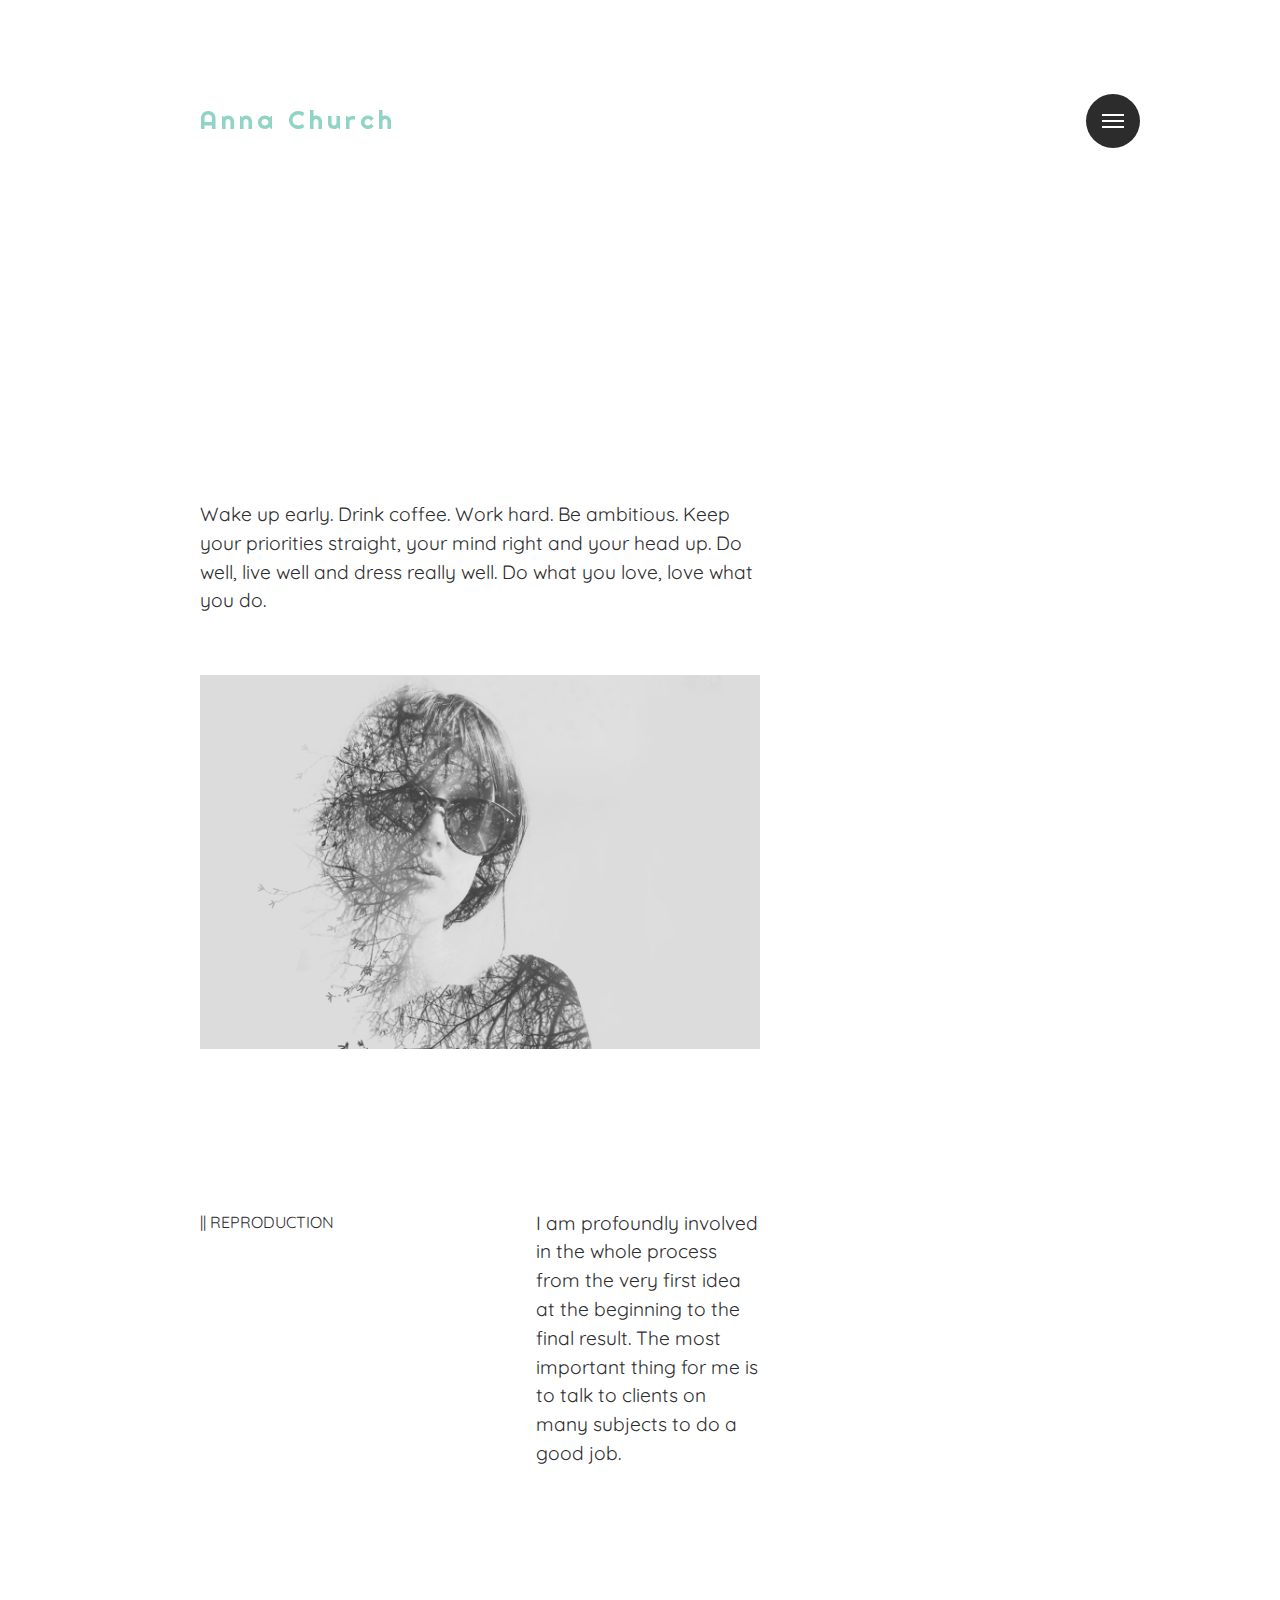
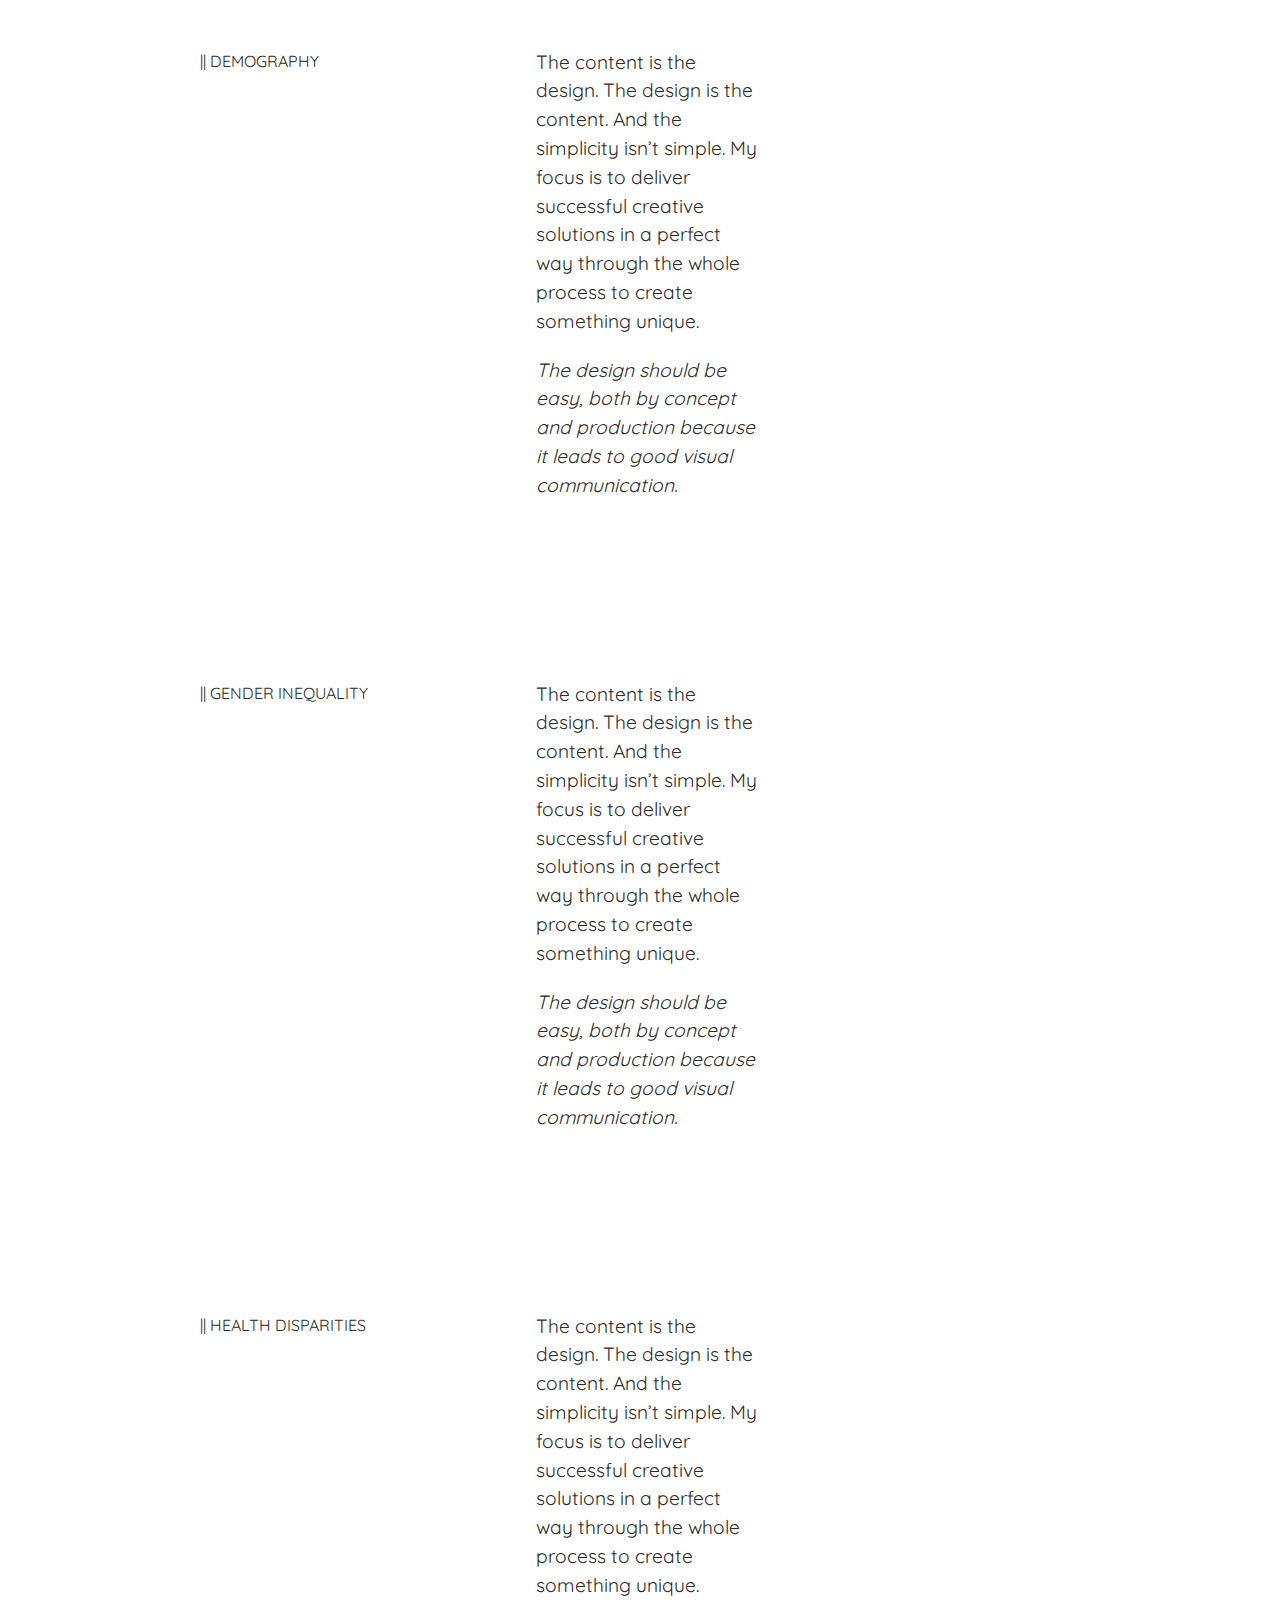
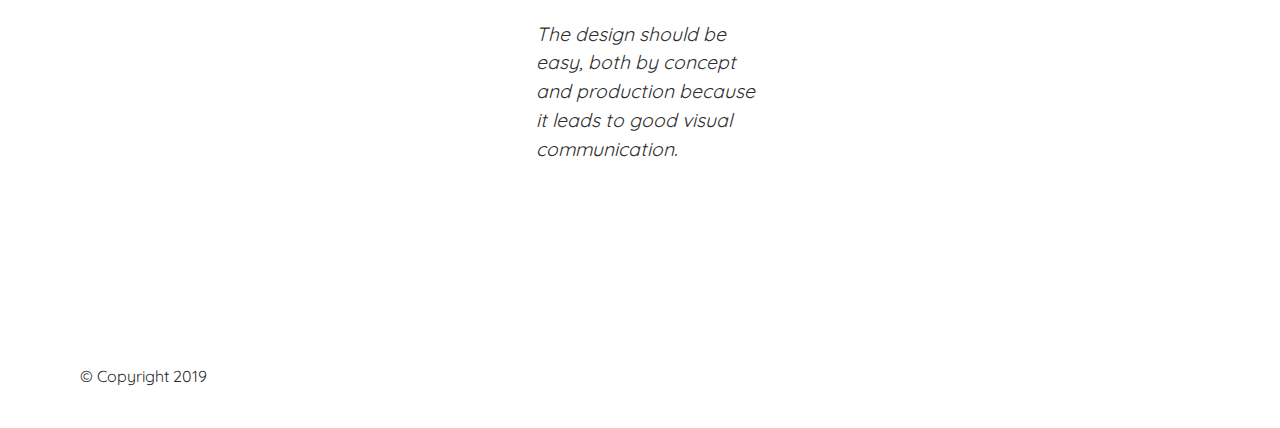
<file: research.html>
<!DOCTYPE html>
<html lang="en" class="no-js">
<head>
<meta http-equiv="Content-Type" content="text/html; charset=utf-8" >
    <meta charset="utf-8" />
    <meta name="viewport" content="width=device-width" />
    <meta http-equiv="x-ua-compatible" content="ie=edge">
    <title>Anna Church</title>
 
    <link rel="stylesheet" href="style.css" media="screen" />
   

    <link href='http://fonts.googleapis.com/css?family=Righteous&subset=latin,latin-ext' rel='stylesheet' type='text/css'>
    <link href='http://fonts.googleapis.com/css?family=Quicksand:300,400,700' rel='stylesheet' type='text/css'>

     <script src="scripts/modernizr.js"></script>

</head>

<body>
    
    <a href="#cd-nav" class="cd-nav-trigger">Menu 
        <span class="cd-nav-icon"></span>

        <svg x="0px" y="0px" width="54px" height="54px" viewBox="0 0 54 54">
            <circle fill="transparent" stroke="#90D4C5" stroke-width="2" cx="27" cy="27" r="25" stroke-dasharray="157 157" stroke-dashoffset="157"></circle>
        </svg>
    </a>
        
    <div id="cd-nav" class="cd-nav">
        <div class="cd-navigation-wrapper">
            <div class="cd-half-block">


                <nav>
                    <ul class="cd-primary-nav">
                        <li><a href="index.html" class="selected">Home</a></li>
                        <li><a href="publications.html">Publications</a></li>
                        <li><a href="research.html">Research</a></li>
                        <li><a href="presentations.html">Presentations</a></li>
                        <li><a href="">CV</a></li>
                        <li><a href="mailto:church.213@osu.edu">Contact</a></li>
                    </ul>
                </nav>
            </div><!-- .cd-half-block -->
            
            <div class="cd-half-block">
                <address>
                    <ul class="cd-contact-info">
                        <li><a href="mailto:church.213@osu.edu">church.213@osu.edu</a></li>
                    </ul>
                    <ul class="cd-contact-socials">
                        <li><a href="https://twitter.com/anna_cchurch?lang=en">Twitter</a></li>   
                        <li><a href="https://github.com/acchurch">Github</a></li>        
                    </ul>
                </address>
            </div> <!-- .cd-half-block -->
        </div> <!-- .cd-navigation-wrapper -->
    </div> <!-- .cd-nav -->

    <div class="site-container">

        <header class="site-header cf">
            <div class="site-title"><a href="index.html">Anna Church</a></div>

            <div class="cf"></div>

        </header><!-- / .site-header -->

        <section class="site-content">

            <div class="page-desc">
                <p>Wake up early. Drink coffee. Work hard. Be ambitious. Keep your priorities straight, your mind right and your head up. Do well, live well and dress really well. Do what you love, love what you do.</p>
                
                <img src="img/profile.jpg" alt="" />
                
                <div class="row">
                    <div class="large-2">
                      <h6>|| Reproduction</h6>
                    </div>
                    <div class="large-2">
                      <p>I am profoundly involved in the whole process from the very first idea at the beginning to the final result. The most important thing for me is to talk to clients on many subjects to do a good job. </p>
                    </div>
                </div>
                <div class="row">
                    <div class="large-2">
                      <h6>|| Demography</h6>
                    </div>
                    <div class="large-2">
                      <p>The content is the design. The design is the content. And the simplicity isn’t simple. My focus is to deliver successful creative solutions in a perfect way through the whole process to create something unique.</p>
                      <p><i>The design should be easy, both by concept and production because it leads to good visual communication.</i> </p>
                    </div>
                </div>
                <div class="row">
                    <div class="large-2">
                      <h6>|| Gender Inequality</h6>
                    </div>
                    <div class="large-2">
                      <p>The content is the design. The design is the content. And the simplicity isn’t simple. My focus is to deliver successful creative solutions in a perfect way through the whole process to create something unique.</p>
                      <p><i>The design should be easy, both by concept and production because it leads to good visual communication.</i> </p>
                    </div>
                </div>
                <div class="row">
                    <div class="large-2">
                      <h6>|| Health Disparities</h6>
                    </div>
                    <div class="large-2">
                      <p>The content is the design. The design is the content. And the simplicity isn’t simple. My focus is to deliver successful creative solutions in a perfect way through the whole process to create something unique.</p>
                      <p><i>The design should be easy, both by concept and production because it leads to good visual communication.</i> </p>
                    </div>
                </div>
            </div>
            
            <article>

                
                
                
             

            </article>
   
        <!--END .site-content-->
        </section>

 

         <footer class="site-footer cf">
            <p class="footer-text">© Copyright 2019 </p>
        </footer>


    <!--END .site-container-->
    </div>

    <script src="scripts/jquery-2.1.4.min.js"></script>
    <script src="scripts/jquery.fitvids.js"></script>
    <script src="scripts/jquery.imagesloaded.min.js"></script>
    <script src="scripts/main.js"></script>  
 

</body>
</html>
</file>
<file: style.css>
/*
Template Name: Gorgo
Author: Levent Usta
Author URI: http://www.aristotheme.com
Description: A template by Aristotheme.
*/

/*=================================*/
/*  Table of Contents
/*  - Reset & Clearfix Styles
/*  - Main Styles
/*      - Titles
/*      - Navigation Styles
/*      - Projects Feed
/*          - Project Assets
/*          - Project Content
/*          - Paginations
/*  - News
/*  - Structure
/*  - Grid
/*  - Footer Styles
/*  - Media Queries


/*=================================*/

/*=================================*/
/* Reset & Clearfix Styles
/*=================================*/

html, body, div, span, applet, object, iframe, h1, h2, h3, h4, h5, h6, p, blockquote, pre, a, abbr, acronym, address, big, cite, code, del, dfn, em, font, img, ins, kbd, q, s, samp, small, strike, strong, sub, sup, tt, var, b, u, i, center, dl, dt, dd, ol, ul, li, fieldset, form, label, legend, table, caption, tbody, tfoot, thead, tr, th, td { margin: 0; padding: 0; border: 0; outline: 0; font-size: 100%; vertical-align: baseline; background: transparent; } body { line-height: 1; } ol, ul { list-style: none; } blockquote, q { quotes: none; } blockquote:before, blockquote:after, q:before, q:after { content: ''; content: none; } :focus { outline: 0; } ins { text-decoration: none; } del { text-decoration: line-through; } table { border-collapse: collapse; border-spacing: 0; }

.cf:before, .cf:after { content: " "; display: table; } .cf:after { clear: both; }

/*=================================*/
/* Main Styles
/*=================================*/

* { box-sizing: border-box; }
html {
    font-family: sans-serif; /* 1 */
    -ms-text-size-adjust: 100%; /* 2 */
    -webkit-text-size-adjust: 100%; /* 2 */
}
body {
    background: #FFFFFF;
    color: #2c2c2c;
    font-family: 'quicksand', Arial, sans-serif;
    font-size: 18px;
    line-height: 1.65;
    opacity: 0;
    overflow-x: hidden;
    transition: opacity 0.25s ease-in 0.1s;
    word-wrap: break-word;
    -webkit-text-size-adjust: none;
}
body.loaded,
.no-js body {
    opacity: 1;
}
a, a:visited {
    color: #90D4C5;
    text-decoration: none;
    transition: color 0.1s ease-in-out;
}
a:hover, a:active {
    color: #2c2c2c;
    text-decoration: none;
}

h1,h2,h3 {
    font-weight: bold;
    line-height: 1.5;
}
h1 {
    font-size: 2.2rem;
    letter-spacing: -1px;
    margin: 0 0 40px;
}

h2 {
    font-size: 1.8rem;
    margin: 0;
}

h3 {
    font-size: 1.4rem;
}

h4 {
    font-size: 1.2rem;
}

h5 {
    font-size: 1rem;
}

h6 {
    font-size: .8rem;
}

h3,
h4,
h5,
h6 {
    text-transform: uppercase;
    margin: 0 0 10px;
}
h4,
h5,
h6 {
   font-weight: normal;
}
p,li {
    font-weight: 400;
    font-size: 1.2rem;
    line-height: 1.5;
    margin: 0 0 20px;
}
small {
    font-weight: 300;
    font-size: 1rem;
    color: #747474
}
img {
    height: auto;
    max-width: 100%;
    vertical-align: bottom;
}

hr{
    border: 0;
    height: 4px;
    margin: 40px 0;
    background: #000;
}

pre,
code,
samp {
    font-family: "quicksand", Consolas, monospace;
    font-size: inherit;
}

pre,
code {
    background-color: #eee;
    border-radius: 3px;
}

pre {
    margin-top: 0;
    margin-bottom: 1rem;
    overflow-x: scroll;
    padding: 1rem;
}

.example {
  border-bottom-left-radius: 0;
  border-bottom-right-radius: 0;
  background-color: #fafafa;
  position: relative;
  padding: 2rem 1rem;
}

.example-title {
  position: absolute;
  top: 0;
  right: 0;
  background-color: #eee;
  padding: 0 1rem;
  border-top-right-radius: 3px;
  border-bottom-left-radius: 3px;
}
.example + pre {
  border-top-left-radius: 0;
  border-top-right-radius: 0;
  /*border: 1px solid #ccc;*/
  /*border-top: 0;*/
}
pre {
  margin-bottom: 2rem;
}

/*===== Titles =====*/
.site-title {
    font-family: 'Righteous',helvetica,sans-serif;
    font-size: 26px;
    color: #90D4C5;
    line-height: 1.5em;
    position: relative;
    z-index: 12;
    letter-spacing: 4px;
    margin-bottom: 120px;
}
.site-title a {
    position: fixed;
}
.site-title a,
.site-title a:visited { color: #90D4C5; }
.site-title a:hover,
.site-title a:active {
    color: #90D4C5;
    opacity: 0.8;
}
.site-title div { display: inline; }
.site-tagline {
    clear: both;
    margin-bottom: 40px;
    width: 100%;
}
.site-tagline p {
    color: #2c2c2c;
    font-size: 21px;
    text-align: left;
    width: 90%;
}
.site-tagline a,
.site-tagline a:visited { color: #90D4C5; }
.site-tagline a:hover {
    color: #2c2c2c;
}
/*=================================*/
/* Language Styles
/*=================================*/
.languages {
    position: relative;
    z-index: 1;
    float: right;
    -webkit-transition: -webkit-transform 0.5s;
    -moz-transition: -moz-transform 0.5s;
    transition: transform 0.5s;
}
.languages ul {
    list-style: none;
    margin: 0;
    padding: 0;
}
.languages ul li {
    display: inline-block;
    margin: 0;
}
.languages ul li a {
    color: #8e8e8e;
    font-weight: bold;
    font-size: 14px;
    line-height: 14px;
}
.languages ul li a:hover {
    color: #90D4C5; 
}

.languages ul li.active a {
    color: #2c2c2c;
}
/*=================================*/
/* Navigation Styles
/*=================================*/
.cd-nav-trigger {
    position: fixed;
    z-index: 999;
    right: 20px;
    top: 34px;
    height: 54px;
    width: 54px;
    background-color: #2c2c2c;
    border-radius: 50%;
    /* image replacement */
    overflow: hidden;
    text-indent: 100%;
    white-space: nowrap;
    -webkit-transition: -webkit-transform 0.5s;
    -moz-transition: -moz-transform 0.5s;
    transition: transform 0.5s;
}
.cd-nav-trigger .cd-nav-icon {
    /* icon created in CSS */
    position: absolute;
    z-index: 12;
    left: 50%;
    top: 50%;
    bottom: auto;
    right: auto;
    -webkit-transform: translateX(-50%) translateY(-50%);
    -moz-transform: translateX(-50%) translateY(-50%);
    -ms-transform: translateX(-50%) translateY(-50%);
    -o-transform: translateX(-50%) translateY(-50%);
    transform: translateX(-50%) translateY(-50%);
    width: 22px;
    height: 2px;
    background-color: #ffffff;
}
.cd-nav-trigger .cd-nav-icon::before, .cd-nav-trigger .cd-nav-icon:after {
    /* upper and lower lines of the menu icon */
    content: '';
    position: absolute;
    top: 0;
    right: 0;
    width: 100%;
    height: 100%;
    background-color: inherit;
    /* Force Hardware Acceleration in WebKit */
    -webkit-transform: translateZ(0);
    -moz-transform: translateZ(0);
    -ms-transform: translateZ(0);
    -o-transform: translateZ(0);
    transform: translateZ(0);
    -webkit-backface-visibility: hidden;
    backface-visibility: hidden;
    -webkit-transition: -webkit-transform 0.5s, width 0.5s, top 0.3s;
    -moz-transition: -moz-transform 0.5s, width 0.5s, top 0.3s;
    transition: transform 0.5s, width 0.5s, top 0.3s;
}
.cd-nav-trigger .cd-nav-icon::before {
    -webkit-transform-origin: right top;
    -moz-transform-origin: right top;
    -ms-transform-origin: right top;
    -o-transform-origin: right top;
    transform-origin: right top;
    -webkit-transform: translateY(-6px);
    -moz-transform: translateY(-6px);
    -ms-transform: translateY(-6px);
    -o-transform: translateY(-6px);
    transform: translateY(-6px);
}
.cd-nav-trigger .cd-nav-icon::after {
    -webkit-transform-origin: right bottom;
    -moz-transform-origin: right bottom;
    -ms-transform-origin: right bottom;
    -o-transform-origin: right bottom;
    transform-origin: right bottom;
    -webkit-transform: translateY(6px);
    -moz-transform: translateY(6px);
    -ms-transform: translateY(6px);
    -o-transform: translateY(6px);
    transform: translateY(6px);
}
.no-touch .cd-nav-trigger:hover .cd-nav-icon::after {
    top: 2px;
}
.no-touch .cd-nav-trigger:hover .cd-nav-icon::before {
    top: -2px;
}
.cd-nav-trigger svg {
    position: absolute;
    top: 0;
    left: 0;
}
.cd-nav-trigger circle {
    /* circle border animation */
    -webkit-transition: stroke-dashoffset 0.4s 0s;
    -moz-transition: stroke-dashoffset 0.4s 0s;
    transition: stroke-dashoffset 0.4s 0s;
}
.navigation-is-open .cd-nav-trigger {
    /* rotate trigger when navigation becomes visible */
    -webkit-transform: rotate(180deg);
    -moz-transform: rotate(180deg);
    -ms-transform: rotate(180deg);
    -o-transform: rotate(180deg);
    transform: rotate(180deg);
}
.navigation-is-open .cd-nav-trigger .cd-nav-icon::after,
.navigation-is-open .cd-nav-trigger .cd-nav-icon::before {
    /* animate arrow --> from hamburger to arrow */
    width: 50%;
    -webkit-transition: -webkit-transform 0.5s, width 0.5s;
    -moz-transition: -moz-transform 0.5s, width 0.5s;
    transition: transform 0.5s, width 0.5s;
}
.navigation-is-open .cd-nav-trigger .cd-nav-icon::before {
    -webkit-transform: rotate(45deg);
    -moz-transform: rotate(45deg);
    -ms-transform: rotate(45deg);
    -o-transform: rotate(45deg);
    transform: rotate(45deg);
}
.navigation-is-open .cd-nav-trigger .cd-nav-icon::after {
    -webkit-transform: rotate(-45deg);
    -moz-transform: rotate(-45deg);
    -ms-transform: rotate(-45deg);
    -o-transform: rotate(-45deg);
    transform: rotate(-45deg);
}
.no-touch .navigation-is-open .cd-nav-trigger:hover .cd-nav-icon::after, .no-touch .navigation-is-open .cd-nav-trigger:hover .cd-nav-icon::before {
    top: 0;
}
.navigation-is-open .cd-nav-trigger circle {
    stroke-dashoffset: 0;
    -webkit-transition: stroke-dashoffset 0.4s 0.3s;
    -moz-transition: stroke-dashoffset 0.4s 0.3s;
    transition: stroke-dashoffset 0.4s 0.3s;
}
.cd-nav {
    position: fixed;
    z-index: 12;
    top: 0;
    left: 0;
    height: 100%;
    width: 100%;
    background-color: #2c2c2c;
    visibility: hidden;
    -webkit-transition: visibility 0s 0.7s;
    -moz-transition: visibility 0s 0.7s;
    transition: visibility 0s 0.7s;
}
.cd-nav .cd-navigation-wrapper {
    /* all navigation content */
    padding: 20px;
    height: 100%;
    overflow-y: auto;
    -webkit-overflow-scrolling: touch;
   
    /* Force Hardware Acceleration in WebKit */
    -webkit-transform: translateZ(0);
    -moz-transform: translateZ(0);
    -ms-transform: translateZ(0);
    -o-transform: translateZ(0);
    transform: translateZ(0);
    -webkit-backface-visibility: hidden;
    backface-visibility: hidden;
    -webkit-transform: translateX(-50%);
    -moz-transform: translateX(-50%);
    -ms-transform: translateX(-50%);
    -o-transform: translateX(-50%);
    transform: translateX(-50%);
    -webkit-transition: -webkit-transform 0.7s;
    -moz-transition: -moz-transform 0.7s;
    transition: transform 0.7s;
    -webkit-transition-timing-function: cubic-bezier(0.86, 0.01, 0.77, 0.78);
    -moz-transition-timing-function: cubic-bezier(0.86, 0.01, 0.77, 0.78);
    transition-timing-function: cubic-bezier(0.86, 0.01, 0.77, 0.78);
}
.navigation-is-open .cd-nav {
    visibility: visible;
    -webkit-transition: visibility 0s 0s;
    -moz-transition: visibility 0s 0s;
    transition: visibility 0s 0s;
}
.navigation-is-open .cd-nav .cd-navigation-wrapper {
    -webkit-transform: translateX(0);
    -moz-transform: translateX(0);
    -ms-transform: translateX(0);
    -o-transform: translateX(0);
    transform: translateX(0);
    -webkit-transition: -webkit-transform 0.5s;
    -moz-transition: -moz-transform 0.5s;
    transition: transform 0.5s;
    -webkit-transition-timing-function: cubic-bezier(0.82, 0.01, 0.77, 0.78);
    -moz-transition-timing-function: cubic-bezier(0.82, 0.01, 0.77, 0.78);
    transition-timing-function: cubic-bezier(0.82, 0.01, 0.77, 0.78);
}
 
.cd-nav .cd-primary-nav {
    margin-top: 90px;
}
.cd-nav .cd-primary-nav a {
    font-size: 21px;
    display: inline-block;
}
.cd-nav .cd-primary-nav a.selected {
    color: #ffffff;
}
.no-touch .cd-nav .cd-primary-nav a:hover {
    color: #ffffff;
}
.cd-nav .cd-contact-info {
    margin-top: 20px;
    margin-bottom: 20px;
}
.cd-nav .cd-contact-info li {
    margin-bottom: 0.5em;
    line-height: 1.2;
    color: rgba(255, 255, 255, 0.3);
}
.cd-nav .cd-contact-info a {
    color: #ffffff;
    color: rgba(255, 255, 255, 0.3);
}
.cd-nav .cd-contact-info a:hover {
    color: #ffffff;
    color: rgba(255, 255, 255, 1);
}
.cd-nav .cd-contact-info span {
    display: block;
}
.cd-nav .cd-contact-info li, 
.cd-nav .cd-contact-info a, 
.cd-nav .cd-contact-info span {
    font-size: 18px;
}

.cd-nav .cd-contact-socials li {
    line-height: 1.8;
}
.cd-nav .cd-contact-socials a {
    color: rgba(255, 255, 255, 0.3);
    text-transform: uppercase;
    letter-spacing: 2px;
    font-size: 16px
}
.cd-nav .cd-contact-socials a:hover {
    color: #fff;
}
.no-js main {
    height: auto;
    overflow: visible;
}

.no-js .cd-nav {
    position: static;
    visibility: visible;
}
.no-js .cd-nav .cd-navigation-wrapper {
    height: auto;
    overflow: visible;
    padding: 100px 5%;
    -webkit-transform: translateX(0);
    -moz-transform: translateX(0);
    -ms-transform: translateX(0);
    -o-transform: translateX(0);
    transform: translateX(0);
}
/*===== Projects Feed =====*/
.projects-feed {
    clear: both;
}
.projects-feed .project {
    background: #fff;
    opacity: 0;
    overflow: hidden;
    position: relative;
    transition: opacity 0.25s ease-in 0.1s;
    width: 100%;
}
.no-js .projects-feed .project,
.projects-feed .loaded {
    opacity: 1;
}
.projects-feed .project .overlay {
    background: #ffffff;
    background: rgba(255, 255, 255, 0.6);
    height: 100%;
    opacity: 0;
    position: absolute;
    top: 0; right: 0; bottom: 0; left: 0;
    -webkit-transition: opacity 0.15s ease-in-out;
    transition: opacity 0.15s ease-in-out;
    width: 100%;
}
.no-touch .projects-feed .project a:hover .overlay {
    opacity: 1;
}
.projects-feed .project-content-container {
    position: relative;
    width: 100%;
    padding-bottom: 100%;
}
.projects-feed .project-content-container::before {
    border-left: 22px solid transparent;
    border-right: 22px solid transparent;
    border-bottom: 22px solid #fff;
    content: '';
    display: block;
    height: 0;
    margin: auto;
    position: absolute;
    top: -22px; left: 0; right: 0;
    width: 0;
}
.projects-feed .project-content {
    position: absolute;
    top: 0; right: 0; bottom: 0; left: 0;
    padding: 20px;
}
.table {
    display: table;
    height: 100%;
    width: 100%;
}
.table-cell {
    display: table-cell;
    height: 100%;
    width: 100%;
    vertical-align: middle;
}
.thumbnail-title {
    color: #2c2c2c;
    font-family: 'Righteous',helvetica,sans-serif;
    font-size: 21px;
    margin: 0 auto 10px auto;
    text-align: left;
    letter-spacing: 4px;
    text-transform:uppercase;
    max-width: 360px;
    width: 75%;
    word-wrap: break-word;
}
.thumbnail-description {
    color: #2c2c2c;
    font-family: 'quicksand', Arial, sans-serif;
    font-size: 16px;
    margin: 0 auto;
    max-height: 5em;
    max-width: 360px;
    text-align: left;
    width: 75%;
    text-transform: uppercase;
}
/*===== Project Assets =====*/
.thumb img {
    width: 100%;
    height: auto;
}
div.image,
div.audio,
div.video {
    text-align: center;
    transition: opacity 0.25s ease-in 0.1s;
}
.no-js div.image,
.no-js div.audio,
.no-js div.video,
div.loaded { opacity: 1; }
div.image img { width: 100%; }
 
.view {
    cursor: -webkit-zoom-in;
    cursor: -moz-zoom-in;
}
/*===== Project Content =====*/
.project-meta {
    font-family: 'quicksand', Arial, sans-serif;
    font-size: 14px;
    color: #BBBBBB;
    margin-top: 28px;
}
.project-meta > span::before {
    content: "\002F";
    margin: 0 5px 0 3px;
}
.project-meta > span:first-child::before { content: none; }
.project-meta a,
.project-meta a:visited {
    color: #BBBBBB;
    transition: opacity 0.2s ease-in-out;
}
.project-meta a:hover { color: #90D4C5; }
.project-meta .tags { margin-top: 17px; }
.project-meta .tags a { margin-left: 10px; }
.project-meta .tags a:first-child { margin-left: 0; }

/*===== Paginations =====*/
nav[role="navigation"] {
  text-align: center;
}

.cd-pagination {
  margin: 2em auto 2em;
  text-align: center;
}
.cd-pagination li {
  /* hide numbers on small devices */
  display: none;
  margin: 0 .2em;
}
.cd-pagination li.button {
  /* make sure prev next buttons are visible */
  display: inline-block;
}
.cd-pagination a, .cd-pagination span {
  display: inline-block;
  -webkit-user-select: none;
  -moz-user-select: none;
  -ms-user-select: none;
  user-select: none;
  /* use padding and font-size to change buttons size */
  padding: .6em .8em;
  font-size: 18p
  x;

}
.cd-pagination a {
  border: 1px solid #e6e6e6;
}
.no-touch .cd-pagination a:hover {
  background-color: #f2f2f2;
}
.cd-pagination a:active {
  /* click effect */
  -webkit-transform: scale(0.9);
  -moz-transform: scale(0.9);
  -ms-transform: scale(0.9);
  -o-transform: scale(0.9);
  transform: scale(0.9);
}
.cd-pagination a.disabled {
  /* button disabled */
  color: rgba(46, 64, 87, 0.4);
  pointer-events: none;
}
.cd-pagination a.disabled::before, .cd-pagination a.disabled::after {
  opacity: .4;
}
.cd-pagination .button:first-of-type a::before {
  content: '\00ab  ';
}
.cd-pagination .button:last-of-type a::after {
  content: ' \00bb';
}
.cd-pagination .current {
  /* selected number */
  background-color: #90D4C5;
  border-color: #90D4C5;
  color: #ffffff;
  pointer-events: none;
}
@media only screen and (min-width: 768px) {
  .cd-pagination li {
    display: inline-block;
  }
}
@media only screen and (min-width: 1170px) {
  .cd-pagination {
    margin: 4em auto 4em;
  }
}

.cd-pagination.custom-icons .button a {
  position: relative;

}
.cd-pagination.custom-icons .button:first-of-type a {
  padding-left: 2.4em;
}
.cd-pagination.custom-icons .button:last-of-type a {
  padding-right: 2.4em;
}
.cd-pagination.custom-icons .button:first-of-type a::before,
.cd-pagination.custom-icons .button:last-of-type a::after {
  content: '';
  position: absolute;
  display: inline-block;
  /* set size for custom icons */
  width: 16px;
  height: 16px;
  top: 50%;
  /* set margin-top = icon height/2 */
  margin-top: -8px;
  background: transparent url("img/cd-icon-arrow.svg") no-repeat center center;
}

.cd-pagination.custom-icons .button-main a {
  background: transparent url("img/portfolio-icon.svg") no-repeat center center;
}

.cd-pagination.custom-icons .button-main a:hover {
  background: transparent url("img/portfolio-icon.svg") no-repeat center center;
  border:1px solid #2c2c2c;
  -webkit-transition: border 1s;
  -moz-transition: border 1s;
  transition: border 1s;
}

.cd-pagination.custom-icons .button:first-of-type a::before {
  left: .8em;
}
.cd-pagination.custom-icons .button:last-of-type a::after {
  right: .8em;
  -webkit-transform: rotate(180deg);
  -moz-transform: rotate(180deg);
  -ms-transform: rotate(180deg);
  -o-transform: rotate(180deg);
  transform: rotate(180deg);
}

.cd-pagination.animated-buttons a, 
.cd-pagination.animated-buttons span {
  padding: 0 1.4em;
  height: 50px;
  line-height: 50px;
  overflow: hidden;
}
.cd-pagination.animated-buttons .button a {
  position: relative;
  padding: 0 2em;
}
.cd-pagination.animated-buttons .button:first-of-type a::before,
.cd-pagination.animated-buttons .button:last-of-type a::after {
  left: 50%;
  -webkit-transform: translateX(-50%);
  -moz-transform: translateX(-50%);
  -ms-transform: translateX(-50%);
  -o-transform: translateX(-50%);
  transform: translateX(-50%);
  right: auto;
  -webkit-transition: -webkit-transform 0.3s;
  -moz-transition: -moz-transform 0.3s;
  transition: transform 0.3s;
}
.cd-pagination.animated-buttons .button:last-of-type a::after {
  -webkit-transform: translateX(-50%) rotate(180deg);
  -moz-transform: translateX(-50%) rotate(180deg);
  -ms-transform: translateX(-50%) rotate(180deg);
  -o-transform: translateX(-50%) rotate(180deg);
  transform: translateX(-50%) rotate(180deg);
}
.cd-pagination.animated-buttons i {
  display: block;
  height: 100%;
  -webkit-transform: translateY(100%);
  -moz-transform: translateY(100%);
  -ms-transform: translateY(100%);
  -o-transform: translateY(100%);
  transform: translateY(100%);
  -webkit-transition: -webkit-transform 0.3s;
  -moz-transition: -moz-transform 0.3s;
  transition: transform 0.3s;
  font-style: normal;

}

.no-touch .cd-pagination.animated-buttons .button a:hover i {
  -webkit-transform: translateY(0);
  -moz-transform: translateY(0);
  -ms-transform: translateY(0);
  -o-transform: translateY(0);
  transform: translateY(0);
}

.no-touch .cd-pagination.animated-buttons .button:first-of-type a:hover::before {
  -webkit-transform: translateX(-50%) translateY(-50px);
  -moz-transform: translateX(-50%) translateY(-50px);
  -ms-transform: translateX(-50%) translateY(-50px);
  -o-transform: translateX(-50%) translateY(-50px);
  transform: translateX(-50%) translateY(-50px);
}

.no-touch .cd-pagination.animated-buttons .button:last-of-type a:hover::after {
  -webkit-transform: translateX(-50%) rotate(180deg) translateY(50px);
  -moz-transform: translateX(-50%) rotate(180deg) translateY(50px);
  -ms-transform: translateX(-50%) rotate(180deg) translateY(50px);
  -o-transform: translateX(-50%) rotate(180deg) translateY(50px);
  transform: translateX(-50%) rotate(180deg) translateY(50px);
}


/*===== News =====*/
.news .blog_item:nth-child(odd) {  background: #90D4C5; }
.news .blog_item:nth-child(even) {  background: #fafbfb; }
.blog_item {
    padding: 80px 50px;
    position: relative;
    transition: all 0.5s;
    cursor: pointer;
}
.blog_item h1, .blog_item h5 {
    transition: all 0.5s;
}
.blog_item h5 {
    font-size: 0.7em;
}
.blog_item .abs_bg {
    display: block;
    z-index: 1;
    position: absolute;
    left: 0;
    top: 0;
    width: 100%;
    height: 100%;
    background-size: cover;
    transition: all 0.5s;
    -ms-filter: "progid:DXImageTransform.Microsoft.Alpha(Opacity=0)";
    filter: alpha(opacity=0);
    -moz-opacity: 0;
    -khtml-opacity: 0;
    opacity: 0;
}
.blog_item .blog_item_inner {
    z-index: 2;
    position: relative;
}
.blog_item .full_link {
    z-index: 3;
    position: absolute;
    width: 100%;
    height: 100%;
    top:0;
    left:0;
}
.blog_item:hover {
    color: #fff;
    background: #000;
}
.blog_item:hover h1, .blog_item:hover h5 {
    color: #fff;
}
.blog_item:hover .abs_bg {
    -ms-filter: "progid:DXImageTransform.Microsoft.Alpha(Opacity=50)";
    filter: alpha(opacity=50);
    -moz-opacity: 0.5;
    -khtml-opacity: 0.5;
    opacity: 0.5;
}
.blog_item h1 {
    overflow: hidden;
    width: 100%;
    font-size: 1.4rem;
}
#blog .blog_item h1 {
    overflow: hidden;
}
/*===== Footer =====*/
.site-footer { padding: 40px 200px;}

/*=================================*/
/* Structure
/*=================================*/

.site-container {
    margin: 0 auto;
}
.site-header,
.page-desc {
    padding: 40px 20px;
    width: 100%;
}

.page-desc img {
    margin:40px 0;
}
.page-desc ul {
  margin: 60px 0;
}
.page-desc  li {
  list-style-type: disc;
  margin-left: 60px;
}
.row {
    margin-top: 40px;
}
.site-content {
    clear: both;
}
.site-content figure{
    margin:0;
    padding: 0;
}
.site-footer { padding: 40px 20px; }
.right {
    float: right;
    margin: 0px 0px 40px 40px ;
}
.left {
    float: left;
    margin: 0px 40px 40px 0px ;
}

/*=================================*/
/* Grid System
/*=================================*/

.row {
  overflow: hidden;
}
.large-1, .large-2, .large-3, .large-4 {
    width: 100%;
    margin-bottom: 40px;
}
.large-1:nth-child(1n), .large-2:nth-child(1n), .large-3:nth-child(1n), .large-4:nth-child(1n) {
    float: left;
}
.large-1:last-child, .large-2:last-child, .large-3:last-child, .large-4:last-child{
    float: right;
}



/*=================================*/
/* Footer Styles
/*=================================*/
.site-footer {
    color: #2c2c2c;
    font-family: 'quicksand', Arial, sans-serif;
}
.site-footer p { margin: 0; font-size: 16px;display: inline;}
.site-footer a,
.site-footer a:visited { color: #2c2c2c; }
.site-footer a:hover { color: #90D4C5; } 

/*=================================*/
/* Media Queries
/*=================================*/



@media only screen and (min-width: 401px) {

    /*===== Titles =====*/
    .site-tagline p { 
        font-size: 28px;
    }
    /*===== Navigations =====*/
    .cd-nav-trigger {
        top: 34px;
        right: 40px;
    }
    .cd-nav .cd-navigation-wrapper {
        padding: 40px;
    }
    /*===== Projects =====*/
    .projects-feed .thumb,
    .projects-feed .project-content-container {
        float: left;
        width: 50%;
    }
    .projects-feed .project-content-container { padding-bottom: 50%; }
    .projects-feed .project:nth-child(2n) .thumb { float: right; }
    /* Thumb on the left */
    .projects-feed .project:nth-child(2n+1) .project-content-container::before {
        border-top: 22px solid transparent;
        border-left: none;
        border-bottom: 22px solid transparent;
        border-right: 22px solid #fff;
            left: -22px; top: 0; bottom: 0; right: initial;
    }
    /* Thumb on the right */
    .projects-feed .project:nth-child(2n) .project-content-container::before {
        border-top: 22px solid transparent;
        border-right: none;
        border-bottom: 22px solid transparent;
        border-left: 22px solid #fff;
        left: initial; top: 0; bottom: 0; right: -22px;
    }
    /*===== Footer =====*/
    .site-footer { padding: 40px }

}

@media only screen and (min-width: 600px) {

    /*===== Structures =====*/
    .site-header,
    .page-desc {
        padding: 60px;
    }
    .page-desc {
        width: 75%;
    }
    .page-desc h1,
    .page-desc h2,
    .page-desc h3{
        font-size: 2.8rem;
    }
    /*===== Titles =====*/
    .site-title {
        margin-bottom: 120px;
    }
    .site-tagline {
        margin-bottom: 60px;
    }
    .site-tagline p { 
        font-size: 36px;
    }
    /*===== Navigations =====*/
    .cd-nav-trigger {
        top: 52px;
        right: 60px;
    }
    .cd-nav .cd-navigation-wrapper {
        padding: 60px 59px 60px calc(1px + 59px);
    }
    .cd-nav .cd-navigation-wrapper::after {
        clear: both;
        content: "";
        display: table;
    }
    .cd-nav .cd-half-block {
        width: 50%;
        float: left;
    }
    .cd-nav .cd-primary-nav {
        margin-top: 160px;
    }
    .cd-nav .cd-primary-nav a {
        font-size: 36px;
    }
    .cd-nav .cd-contact-info {
        margin-top: 160px;
        margin-bottom: 80px;
        text-align: right;
    }
    .cd-nav .cd-contact-info li {
        margin-bottom: 2em;
    }
    .cd-nav .cd-contact-socials {
        text-align: right;
    }
    /*===== Blog =====*/
    .blog_item h1 {
        font-size: 2rem;
        width: 75%;
    }
    .blog_item h5 {
        font-size: 0.8rem;
    }
    .blog_item {
        padding: 100px 50px;
    }
    /*===== Footer =====*/
    .site-footer { padding: 40px 60px; }


}

@media only screen and (min-width: 801px) {

    /*===== Structures =====*/
    .site-header,
    .page-desc {
        padding: 80px;
    }
    .row {
        margin-top: 80px;
    }
    /*===== Titles =====*/
    .site-title {
        margin-bottom: 160px;
    }
    .site-tagline {
        margin-bottom: 80px;
    }
    .site-tagline p { 
        font-size: 42px;
    }
    /*===== Navigations =====*/
    .cd-nav-trigger {
        top: 74px;
        right: 80px;
    }
    .cd-nav .cd-navigation-wrapper {
        padding: 60px 79px 60px calc(1px + 79px);
    }
    .cd-nav .cd-primary-nav a {
        font-size: 42px;
    }
    .cd-nav .cd-contact-info li, 
    .cd-nav .cd-contact-info a, 
    .cd-nav .cd-contact-info span {
        font-size: 21px;
    }
    /*===== Footer =====*/
    .site-footer { padding: 40px 80px; }
    .footer-text { float: left; }
    .footer-misc { float: right; }
    /*===== Projects =====*/
    .thumbnail-title {
        font-size: 28px;
    }
    .is_page .projects-feed { margin-top: 150px; }
    .projects-feed .project { float: left; }
    .projects-feed .project:nth-child(3n+1),
    .projects-feed .project:nth-child(3n+3) {
        /*max-width: 800px;*/
        width: 66.6667%;
    }
    .projects-feed .project:nth-child(3n+2) {
        float: right;
        /*max-width: 400px;*/
        width: 33.3333%;
    }
    .projects-feed .project:nth-child(3n+1) .thumb { float: left; }
    .projects-feed .project:nth-child(3n+3) .thumb { float: right; }
    .projects-feed .project:nth-child(3n+2) .thumb,
    .projects-feed .project:nth-child(3n+2) .project-content-container {
        float: none;
        width: 100%;
    }
    .projects-feed .project:nth-child(3n+2) .project-content-container { padding-bottom: 100%; }
    /* Thumb on the left */
    .projects-feed .project:nth-child(3n+1) .project-content-container::before {
        border-top: 22px solid transparent;
        border-left: none;
        border-bottom: 22px solid transparent;
        border-right: 22px solid #fff;
            left: -22px; top: 0; bottom: 0; right: initial;
    }
    /* Thumb on the top */
    .projects-feed .project:nth-child(3n+2) .project-content-container::before {
        border-left: 22px solid transparent;
        border-top: none;
        border-right: 22px solid transparent;
        border-bottom: 22px solid #fff;
            left: 0; top: -22px; bottom: initial; right: 0;
    }
    /* Thumb on the right */
    .projects-feed .project:nth-child(3n+3) .project-content-container::before {
        border-top: 22px solid transparent;
        border-right: none;
        border-bottom: 22px solid transparent;
        border-left: 22px solid #fff;
            left: initial; top: 0; bottom: 0; right: -22px;
    }
    /*===== Paginations =====*/

    /*===== Grid =====*/
    .large-1 {
      width: 100%;
    }

    .large-1:nth-child(1n) {
      float: left;
    }

    .large-1:last-child {
      float: right;
    }

    .large-2 {
      width: 40%;
    }

    .large-2:nth-child(1n) {
      float: left;
    }

    .large-2:last-child {
      float: right;
    }

    .large-3 {
      width: 30%;
    }

    .large-3:nth-child(1n) {
      float: left;
    }

    .large-3:last-child {
      float: right;
    }

    .large-4 {
      width: 20%;
    }

    .large-4:nth-child(1n) {
      float: left;
    }

    .large-4:last-child {
      float: right;
    }

    
}

@media only screen and (min-width: 1200px) {

    /*===== Structures =====*/
    .site-header,
    .page-desc {
        padding: 100px 200px;
    }
    .row {
        margin-top: 120px;
    }
    /*===== Titles =====*/
    .site-title {
        margin-bottom: 200px;
    }
    .site-tagline {
        margin-bottom: 100px;
        width: 75%;
    }
    .site-tagline p { 
        font-size: 48px;
    }
    .site-tagline h1 { 
        font-size: 3.2rem;
    }
    .site-tagline h5 { 
        font-size: 1.4rem;
    }
    /*===== Navigations =====*/
    .cd-nav-trigger {
        top: 94px;
        right: 140px;
    }
    .cd-nav .cd-navigation-wrapper {
        padding: 60px 140px 60px calc(58px + 140px);
    }
    .cd-nav .cd-primary-nav a {
        font-size: 54px;
    }
    .cd-nav .cd-contact-info li, 
    .cd-nav .cd-contact-info a, 
    .cd-nav .cd-contact-info span {
        font-size: 24px;
    }
    /*===== Projects =====*/
    .thumbnail-title {
        font-size: 36px;
    }
    /*===== Paginations =====*/

    /*===== Blog =====*/
    .blog_item h1 {
        width: 75%;
        font-size: 3.2rem;
    }
    .blog_item{
        padding: 200px;
    }
    .blog_item h5 {
        font-size: 1rem;
    }
    /*===== Main Styles =====*/
    h1 {
        font-size: 3.2rem;
    }

    h2 {
        font-size: 2.6rem;
    }

    h3 {
        font-size: 2.3rem;
    }

    h4 {
        font-size: 1.8rem;
    }

    h5 {
        font-size: 1.4rem;
    }

    h6 {
        font-size: 1rem;
    }

}
</file>
